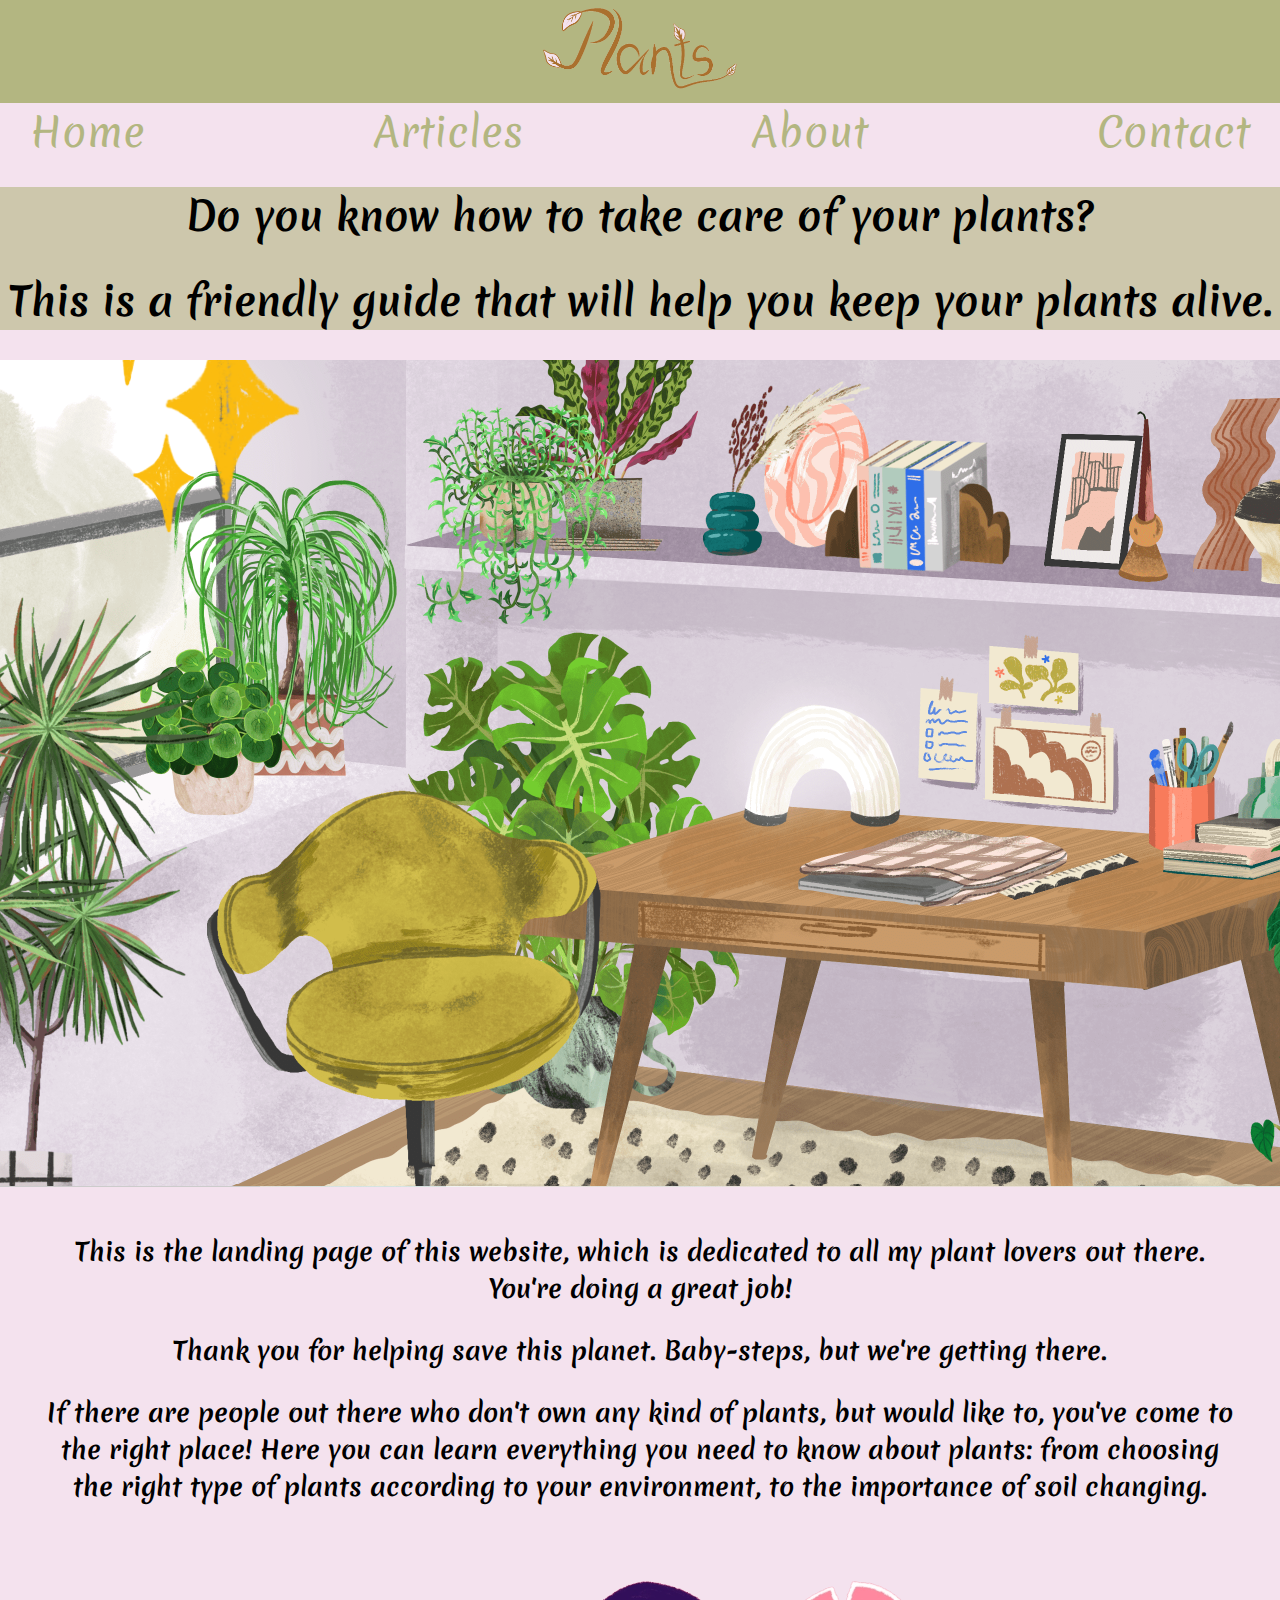
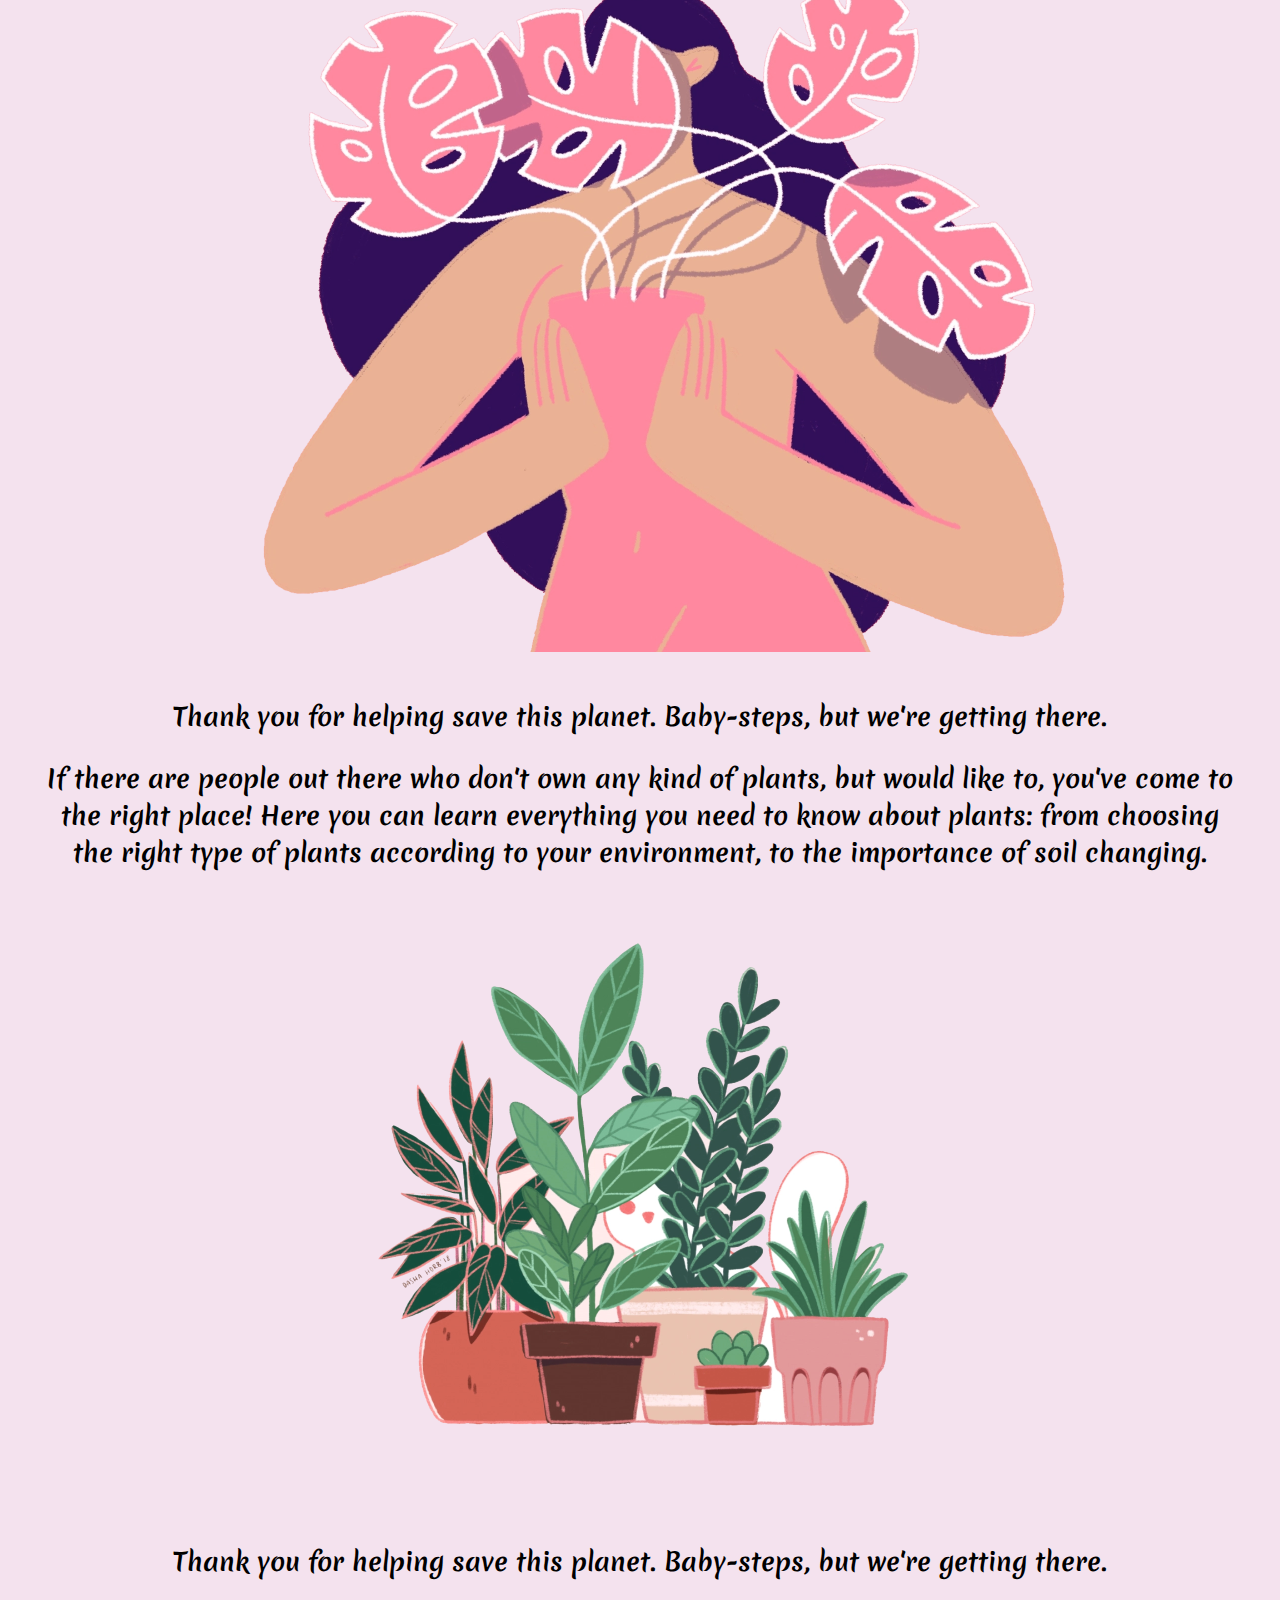
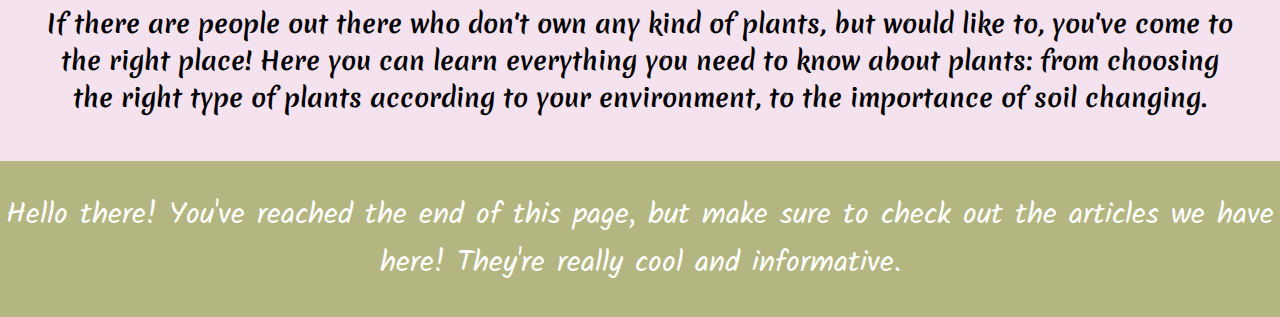
<file: Online magazine website/index.html>
<!DOCTYPE html>
<html>
<head>
    <meta name="viewport" content="width=device-width, initial-scale=1">
    <link rel="stylesheet" href="styles.css">
    <link rel="preconnect" href="https://fonts.googleapis.com">
    <link rel="preconnect" href="https://fonts.gstatic.com" crossorigin>
    <link href="https://fonts.googleapis.com/css2?family=Kalam&display=swap" rel="stylesheet">
    <link rel="preconnect" href="https://fonts.googleapis.com">
    <link rel="preconnect" href="https://fonts.gstatic.com" crossorigin>
    <link href="https://fonts.googleapis.com/css2?family=Kalam&family=Merienda:wght@700&display=swap" rel="stylesheet">
</head>
    <body>
        <header>
            <a  href="index.html"><img src="images/plantss.png"></a>   
        </header>   
        <nav>  
            <a  href="index.html">Home</a>
            <a  href="articles.html">Articles</a>
            <a  href="about.html">About</a>
            <a  href="contact.html">Contact</a>
        </nav>
        <article>
            <h1>Do you know how to take care of your plants?</h1>
            <h1>This is a friendly guide that will help you keep your plants alive.</h1>
        </article>
        <p style="text-align:center; width: 100%;"><img src="images/main photo.png" alt="Plants"></p> 
            <h3>This is the landing page of this website, which is dedicated to all my plant lovers out there. You're doing a great job!</h3>
            <h3>Thank you for helping save this planet. Baby-steps, but we're getting there.</h3>
            <h3>If there are people out there who don't own any kind of plants, but would like to, you've come to the right place! Here you can learn everything you need to know about plants: from choosing the right type of plants according to your environment, to the importance of soil changing.</h3>
        <p style="text-align:center;"><img src="images/main.png"></p>
            <h3>Thank you for helping save this planet. Baby-steps, but we're getting there.</h3>
            <h3>If there are people out there who don't own any kind of plants, but would like to, you've come to the right place! Here you can learn everything you need to know about plants: from choosing the right type of plants according to your environment, to the importance of soil changing.</h3>
        <p style="text-align:center;"><img src="images/mainn.png"></p>
            <h3>Thank you for helping save this planet. Baby-steps, but we're getting there.</h3>
            <h3>If there are people out there who don't own any kind of plants, but would like to, you've come to the right place! Here you can learn everything you need to know about plants: from choosing the right type of plants according to your environment, to the importance of soil changing.</h3>
                <div class="footer">
        <p>Hello there! You've reached the end of this page, but make sure to check out the articles we have here! They're really cool and informative.</p>
                </div>
    </body>
</html>
</file>
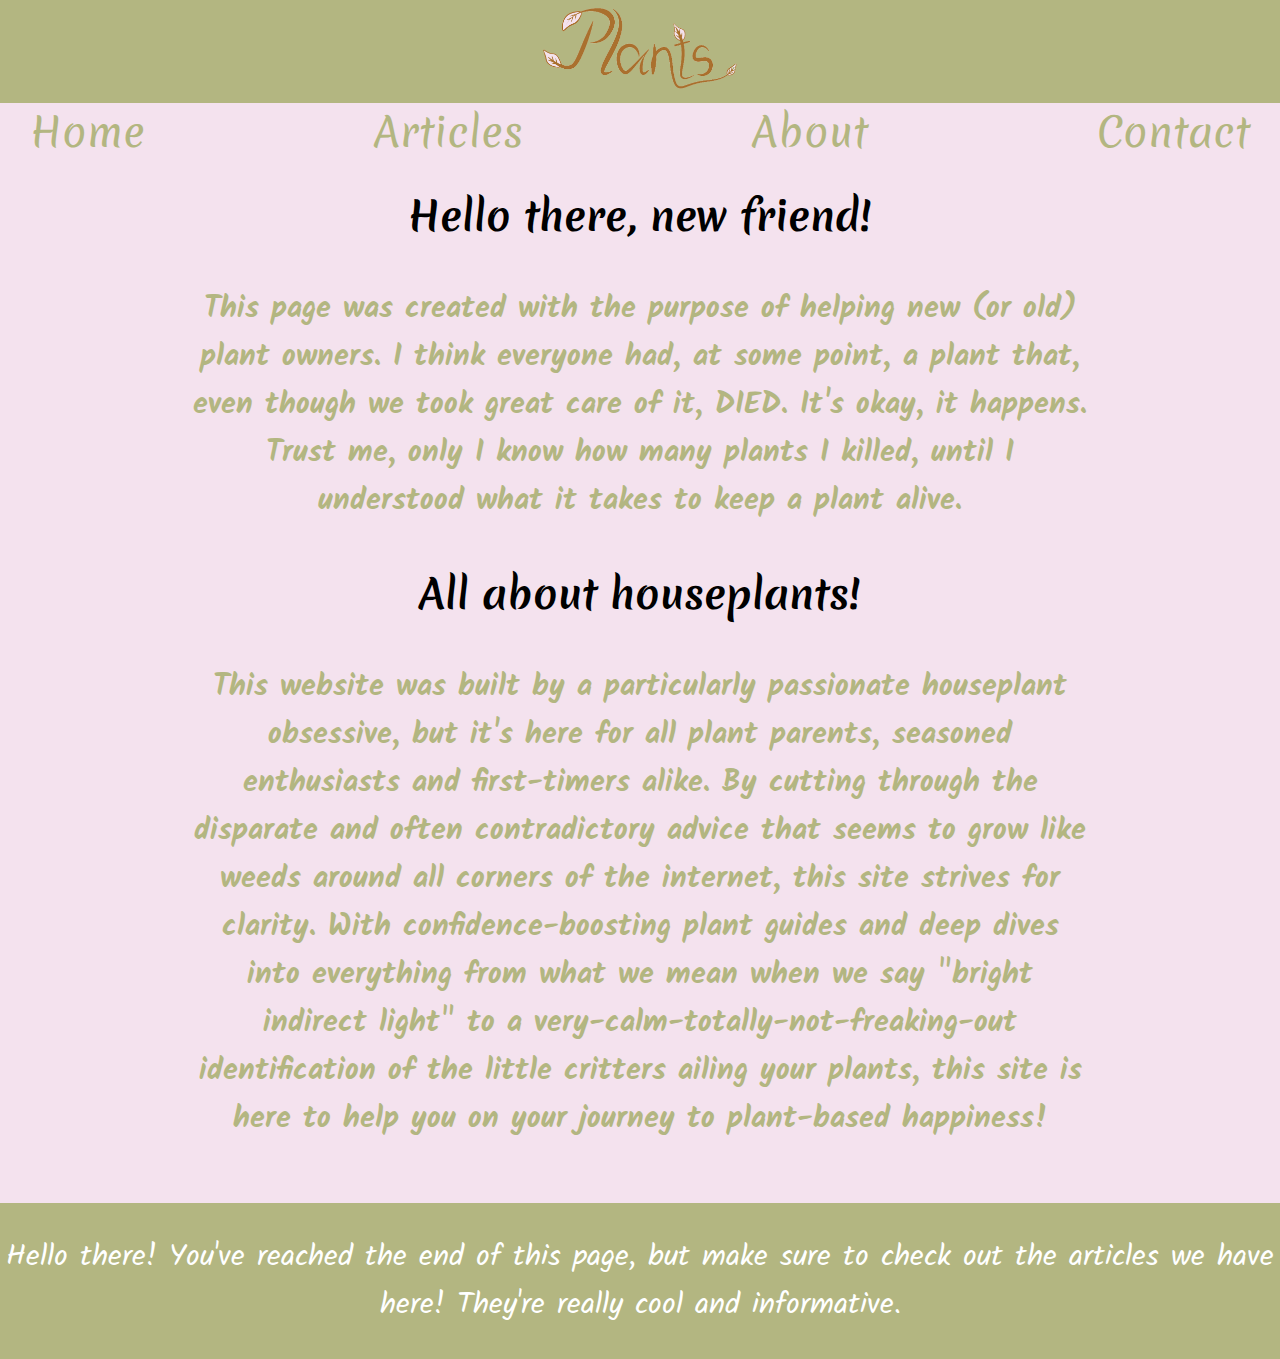
<file: Online magazine website/about.html>
<!DOCTYPE html>
<html>
<head>
    <link rel="stylesheet" href="styles.css">
    <link rel="preconnect" href="https://fonts.googleapis.com">
<link rel="preconnect" href="https://fonts.gstatic.com" crossorigin>
<link href="https://fonts.googleapis.com/css2?family=Kalam&display=swap" rel="stylesheet">
<link rel="preconnect" href="https://fonts.googleapis.com">
<link rel="preconnect" href="https://fonts.gstatic.com" crossorigin>
<link href="https://fonts.googleapis.com/css2?family=Kalam&family=Merienda:wght@700&display=swap" rel="stylesheet">

    <header>
        <a  href="index.html"><img src="images/plantss.png"></a>

    </header>
    <nav>
        <a  href="index.html">Home</a>
        <a  href="articles.html">Articles</a>
        <a  href="about.html">About</a>
        <a  href="contact.html">Contact</a>
    </nav>
<body>
<h1>Hello there, new friend!</h1>
<h4>This page was created with the purpose of helping new (or old) plant owners. I think everyone had, at some point,
a plant that, even though we took great care of it, DIED. It's okay, it happens. Trust me, only I know how many 
plants I killed, until I understood what it takes to keep a plant alive.</h4>

<h1>All about houseplants!</h1>
<h4>This website was built by a particularly passionate houseplant obsessive, but it's here for all plant parents,
 seasoned enthusiasts and first-timers alike. By cutting through the disparate and often contradictory advice that
 seems to grow like weeds around all corners of the internet, this site strives for clarity. With confidence-boosting 
plant guides and deep dives into everything from what we mean when we say "bright indirect light" to a very-calm-totally-not-freaking-out
 identification of the little critters ailing your plants, this site is here to help you on your journey to plant-based happiness!</h4>
</body>

<div class="footer">
    <p>Hello there! You've reached the end of this page, but make sure to check out the articles we have here! They're really cool and informative.</p>
  </div>
</head>
</html>
</file>
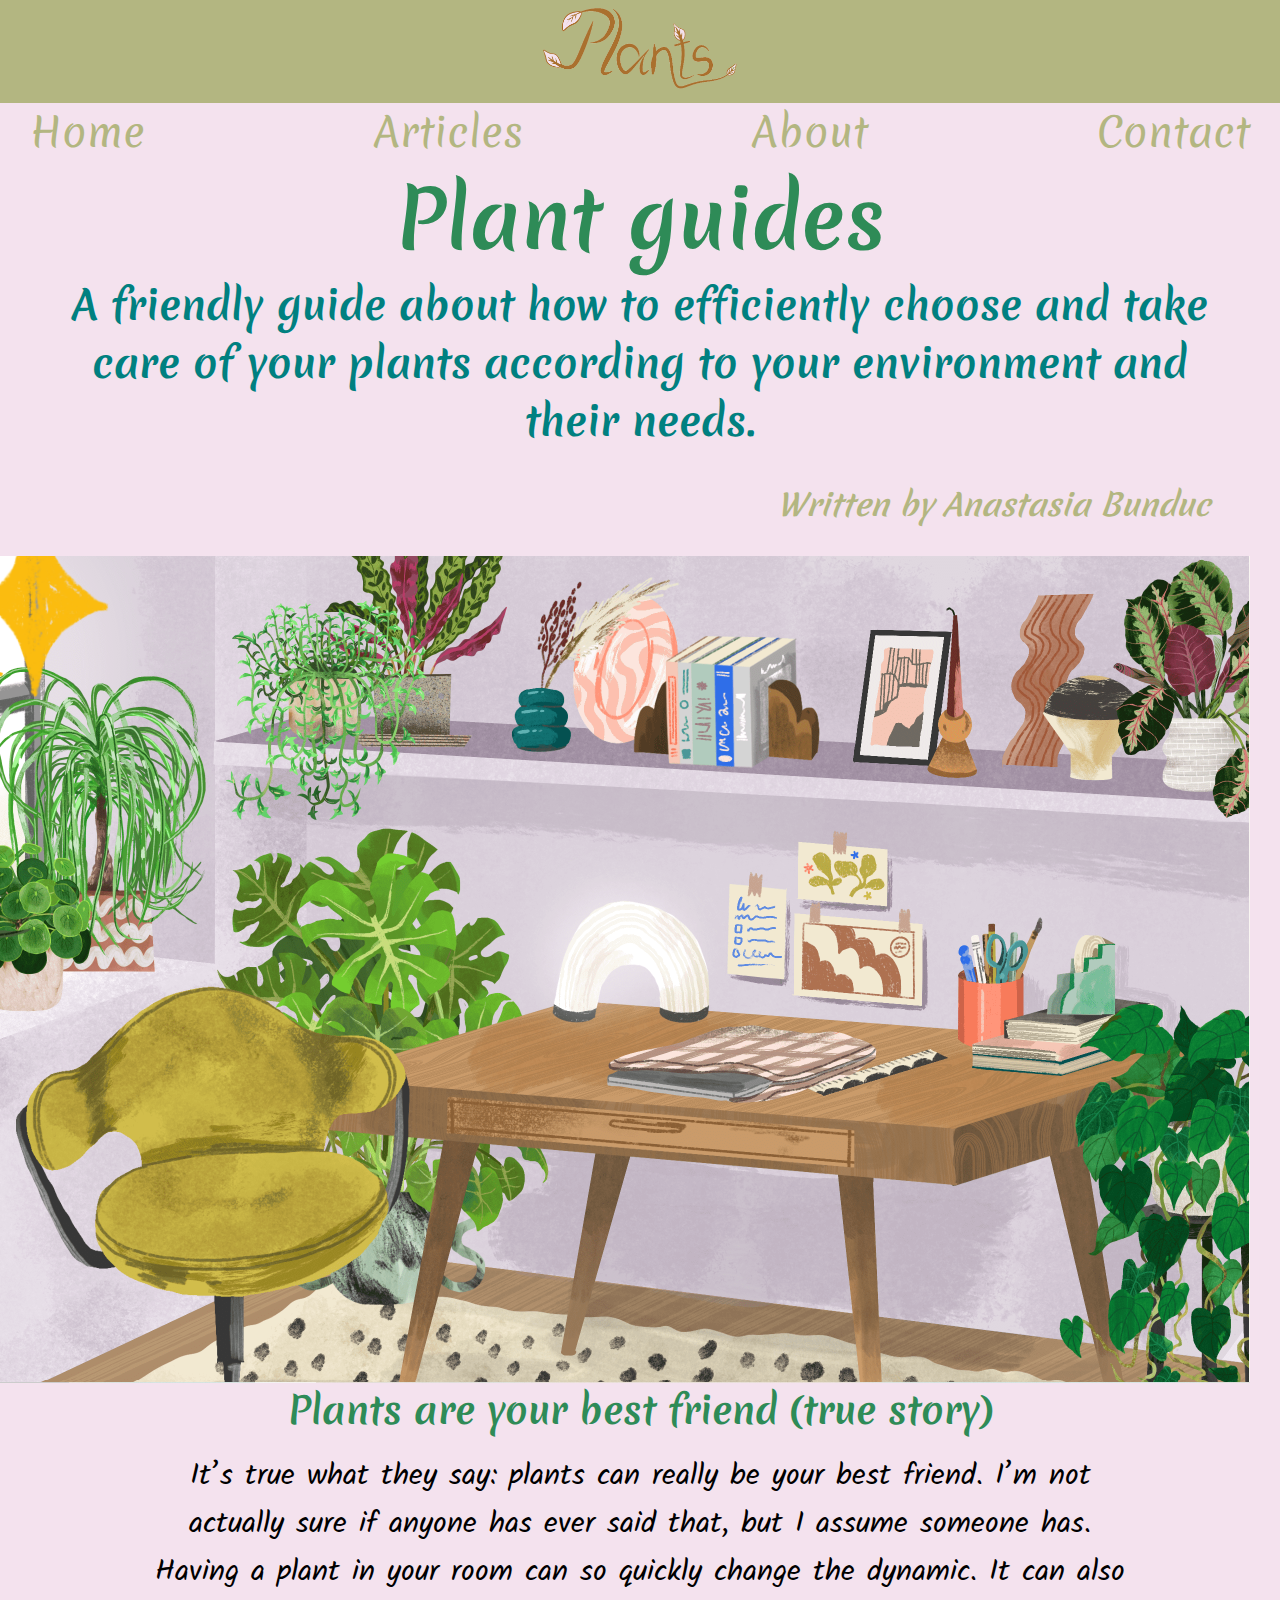
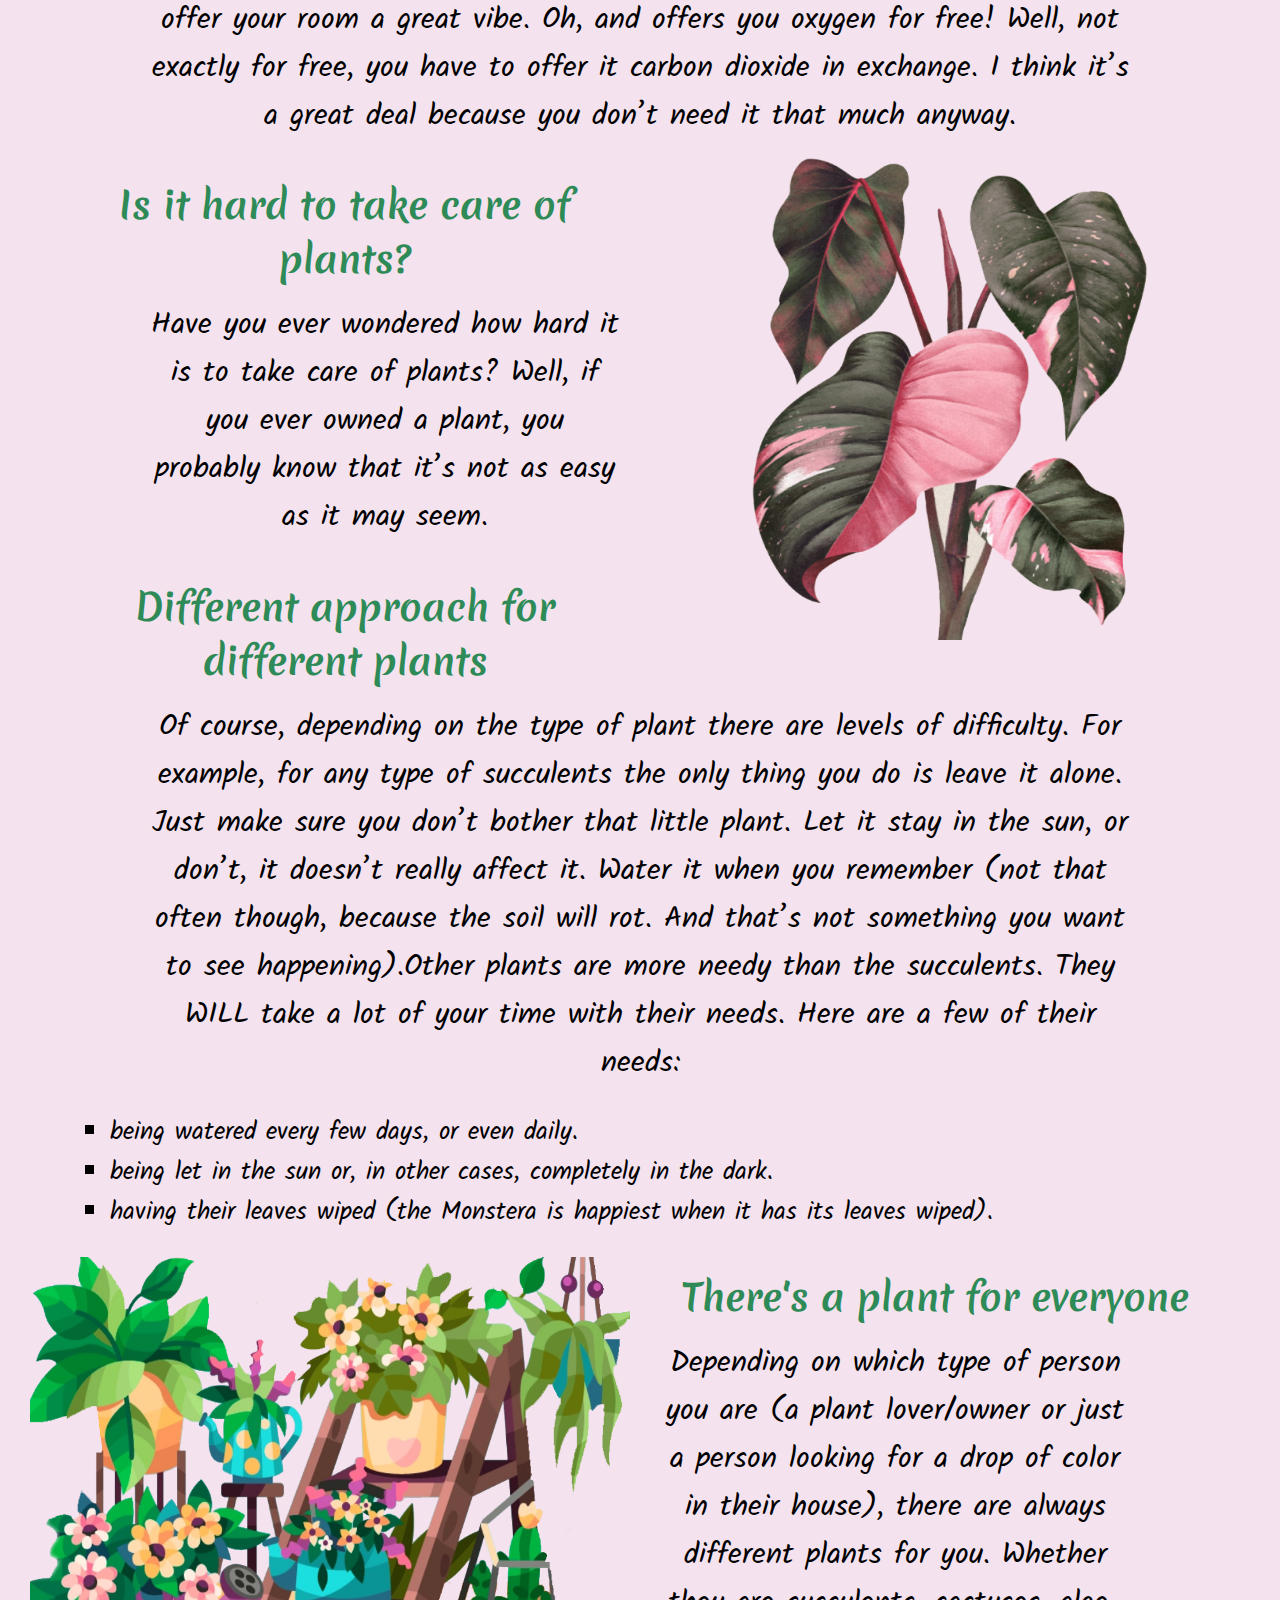
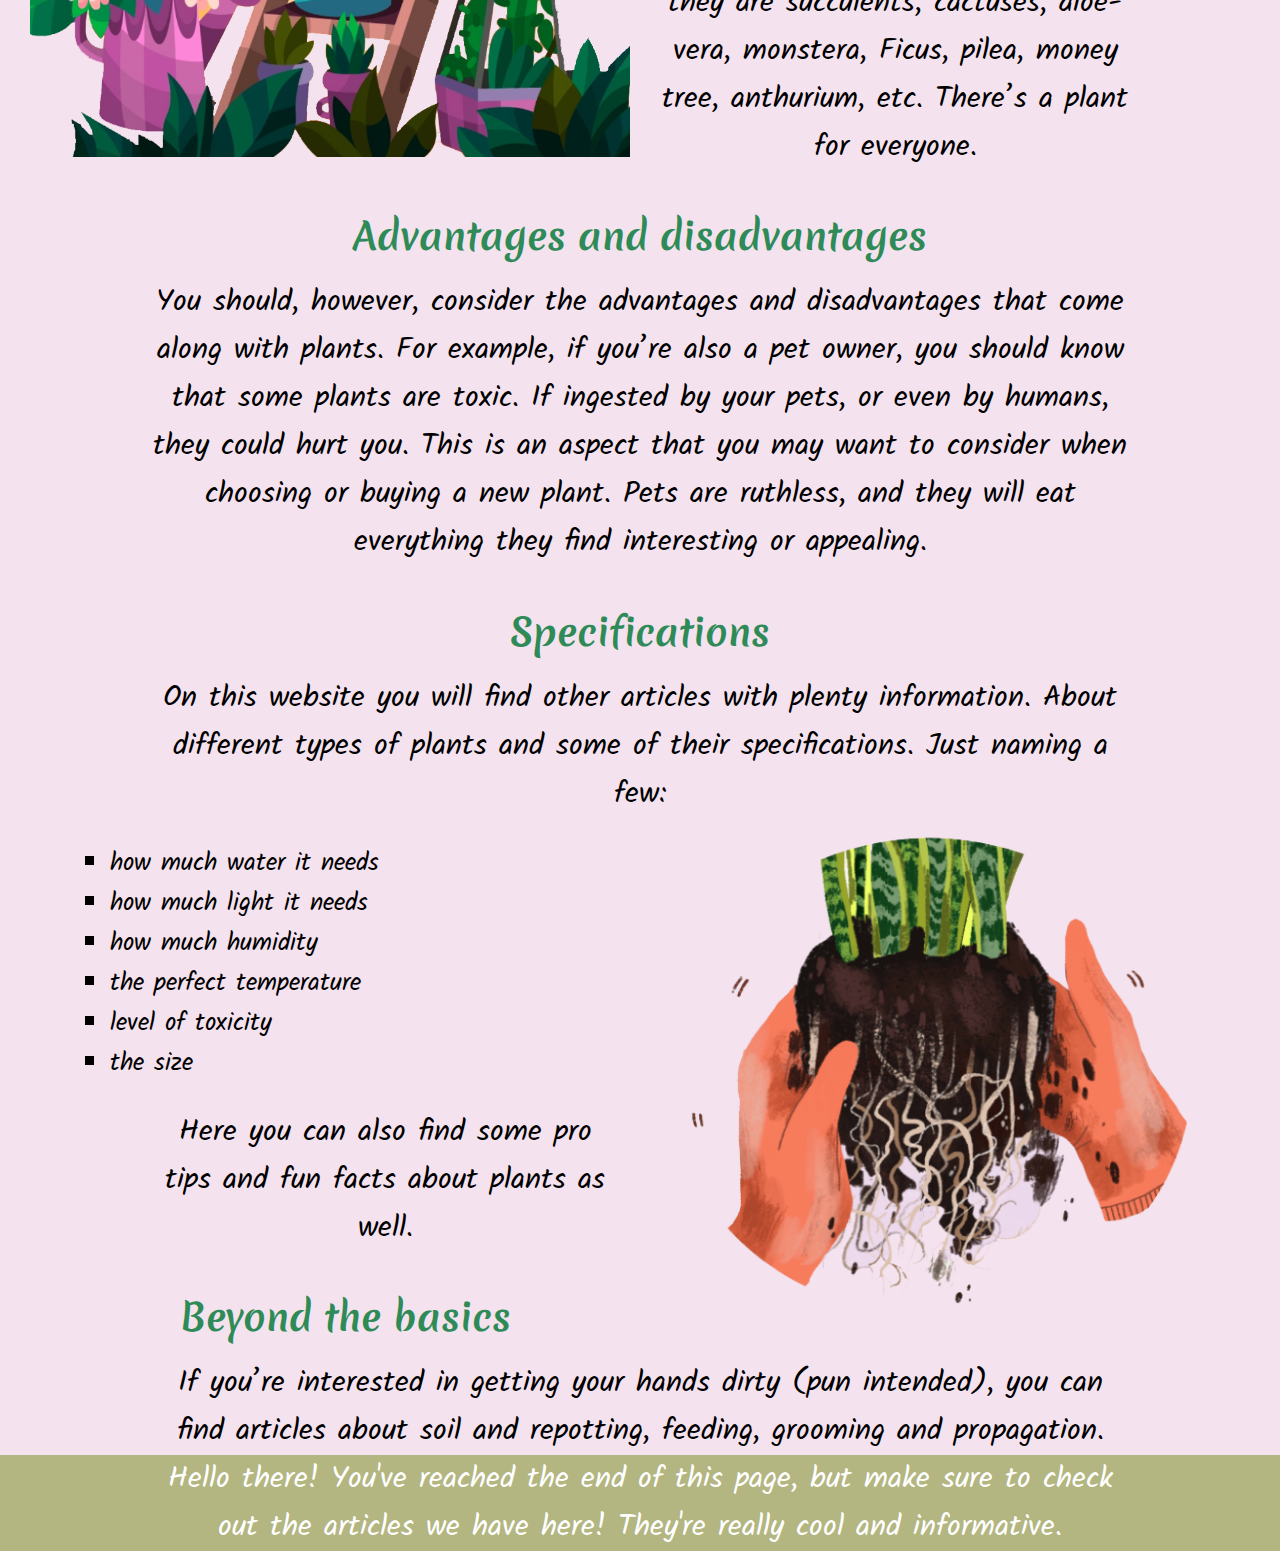
<file: Online magazine website/article1.html>
<!DOCTYPE html>
<html>
    <head>
        <link rel="stylesheet" href="article1.css">
        <link rel="preconnect" href="https://fonts.googleapis.com">
        <link rel="preconnect" href="https://fonts.gstatic.com" crossorigin>
        <link href="https://fonts.googleapis.com/css2?family=Kalam&display=swap" rel="stylesheet">
        <link rel="preconnect" href="https://fonts.googleapis.com">
        <link rel="preconnect" href="https://fonts.gstatic.com" crossorigin>
        <link href="https://fonts.googleapis.com/css2?family=Kalam&family=Merienda:wght@700&display=swap" rel="stylesheet">

            <header>    
                <a  href="index.html"><img src="images/plantss.png"></a>
            </header>
                    <nav>
                        <a  href="index.html">Home</a>
                        <a  href="articles.html">Articles</a>
                        <a  href="about.html">About</a>
                        <a  href="contact.html">Contact</a>
                    </nav>

        <body>
            <h1>Plant guides</h1>
            <h2> A friendly guide about how to efficiently choose and take care of your plants according to your environment and their needs.</h2>  
            <h3>Written by Anastasia Bunduc</h3>
                <img src="images/main photo.png">
            <h4>Plants are your best friend (true story)</h4>
                    <p>It’s true what they say: plants can really be your best friend. I’m not actually sure if anyone has ever said that, but I assume someone has. Having a plant in your room can so quickly change the dynamic. It can also offer your room a great vibe. Oh, and offers you oxygen for free! Well, not exactly for free, you have to offer it carbon dioxide in exchange. I think it’s a great deal because you don’t need it that much anyway. </p>
                <img src="images/monstera leaves.png" width="600px" height="500px" >
            <h4>Is it hard to take care of plants?</h4>
                    <p>Have you ever wondered how hard it is to take care of plants? Well, if you ever owned a plant, you probably know that it’s not as easy as it may seem.</p>
            <h4>Different approach for different plants</h4>
                    <p>Of course, depending on the type of plant there are levels of difficulty. For example, for any type of succulents the only thing you do is leave it alone. Just make sure you don’t bother that little plant. Let it stay in the sun, or don’t, it doesn’t really affect it. Water it when you remember (not that often though, because the soil will rot. And that’s not something you want to see happening).Other plants are more needy than the succulents. They WILL take a lot of your time with their needs. Here are a few of their needs:</p>
                        <ul class="b">
                            <li>being watered every few days, or even daily.</li>
                            <li>being let in the sun or, in other cases, completely in the dark.</li>
                            <li>having their leaves wiped (the Monstera is happiest when it has its leaves wiped). </li>
                        </ul>
                <img src="images/images.png" width="600px" height="500px" style="float: left;">
            <h4>There's a plant for everyone</h4>
                    <p>Depending on which type of person you are (a plant lover/owner or just a person looking for a drop of color in their house), there are always different plants for you. Whether they are succulents, cactuses, aloe-vera, monstera, Ficus, pilea, money tree, anthurium, etc. There’s a plant for everyone. </p>
            <h4>Advantages and disadvantages</h4>
                    <p>You should, however, consider the advantages and disadvantages that come along with plants. For example, if you’re also a pet owner, you should know that some plants are toxic. If ingested by your pets, or even by humans, they could hurt you. This is an aspect that you may want to consider when choosing or buying a new plant. Pets are ruthless, and they will eat everything they find interesting or appealing.</p>
            <h4>Specifications</h4>
                    <p>On this website you will find other articles with plenty information. About different types of plants and some of their specifications. Just naming a few: </p>
                <img src="images/hands dirty.png" width="600px" height="500px" style="float: right;">
                        <ul class="c">
                            <li>how much water it needs</li>
                            <li>how much light it needs</li>
                            <li>how much humidity</li>
                            <li>the perfect temperature</li>
                            <li>level of toxicity</li>
                            <li>the size</li>
                        </ul>
                    <p>Here you can also find some pro tips and fun facts about plants as well.</p>
            <h4>Beyond the basics</h4>
                    <p>If you’re interested in getting your hands dirty (pun intended), you can find articles about soil and repotting, feeding, grooming and propagation. </p>
                                    <div class="footer">
                    <p>Hello there! You've reached the end of this page, but make sure to check out the articles we have here! They're really cool and informative.</p>
                                    </div>
        </body>
    </head>
</html>
</file>
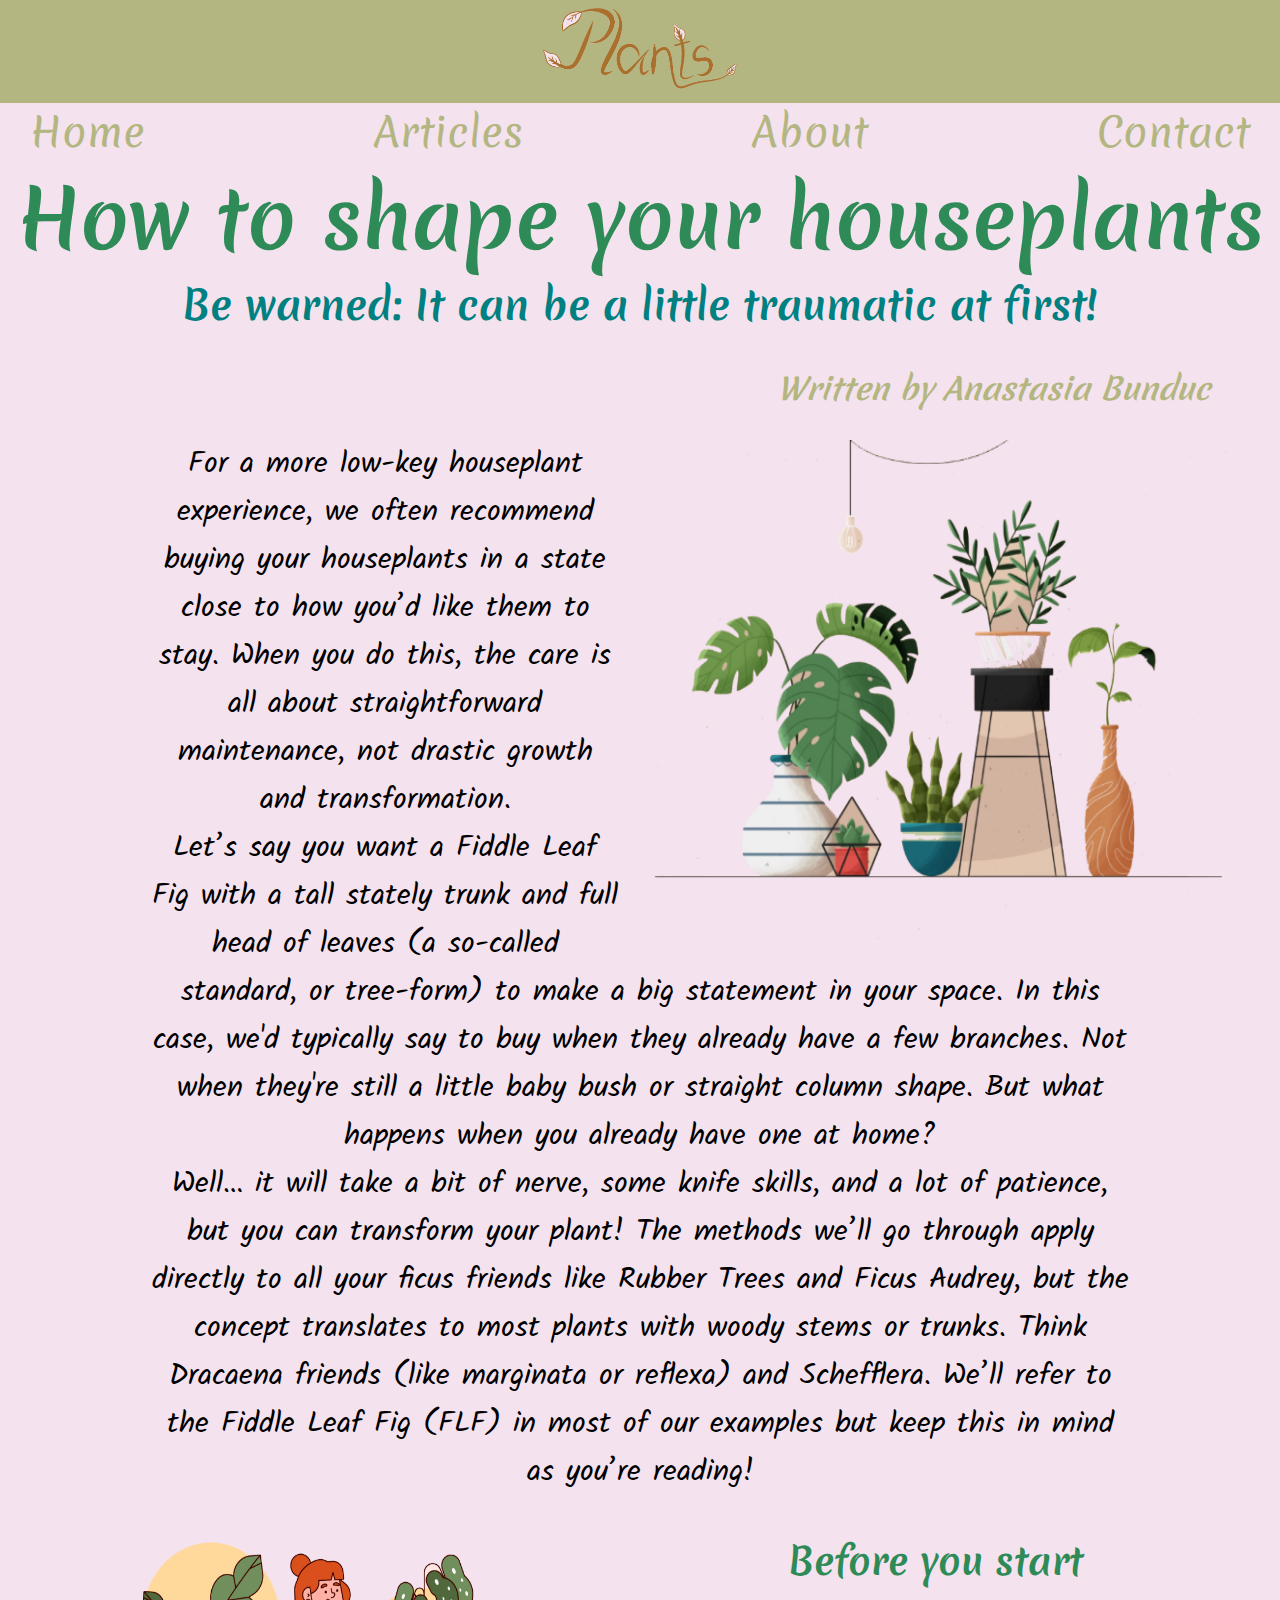
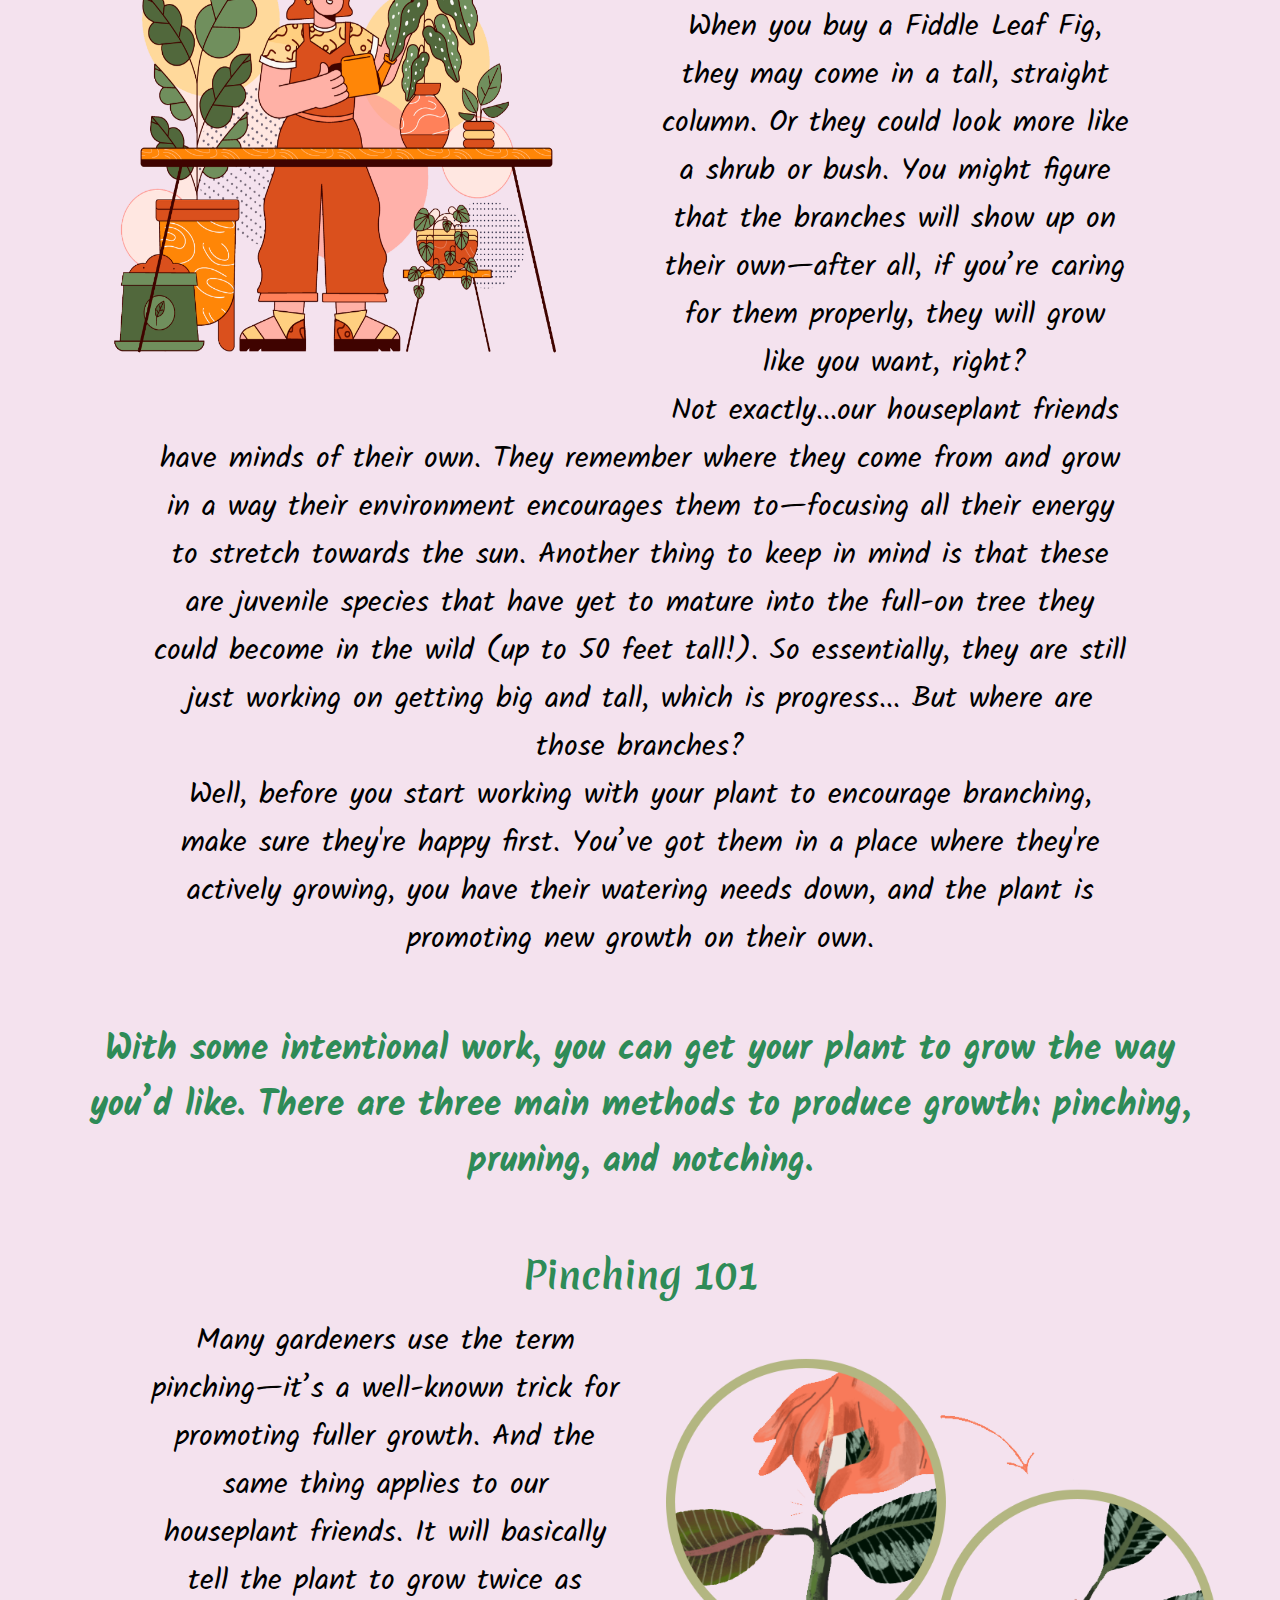
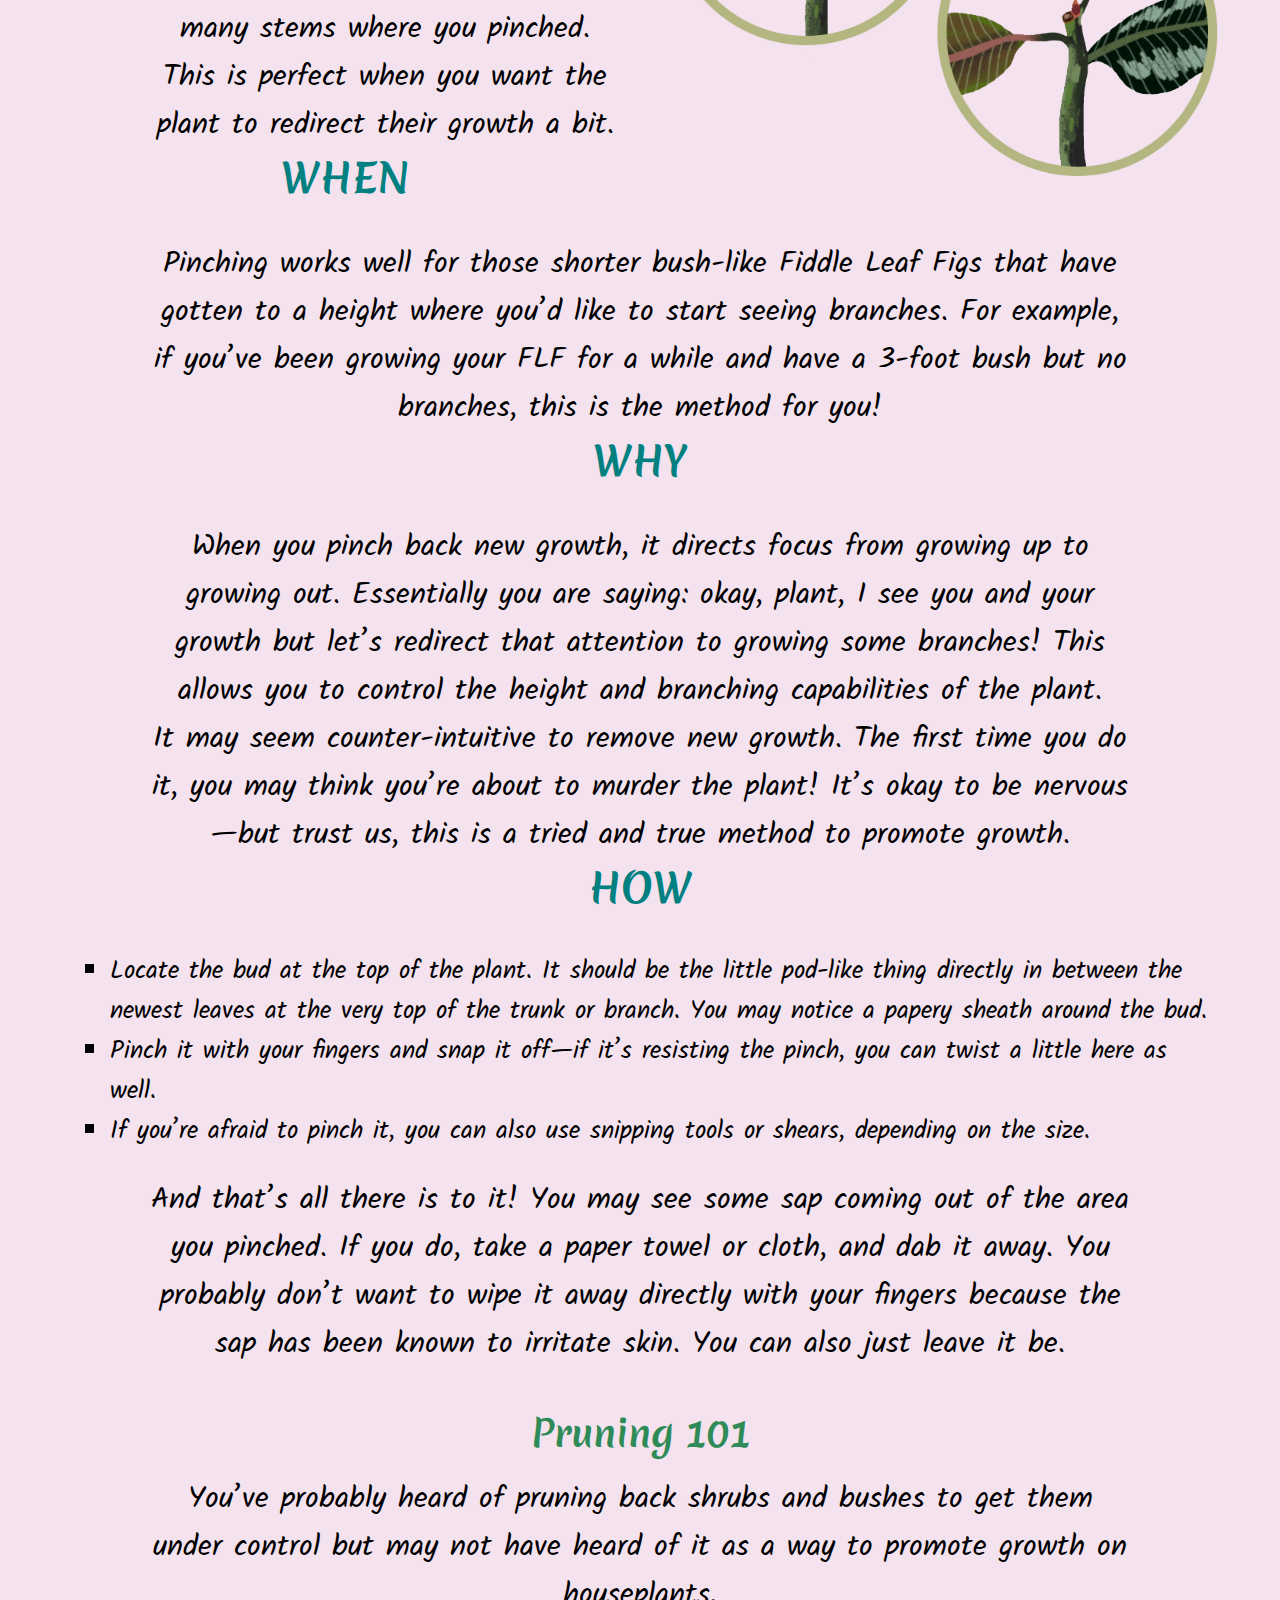
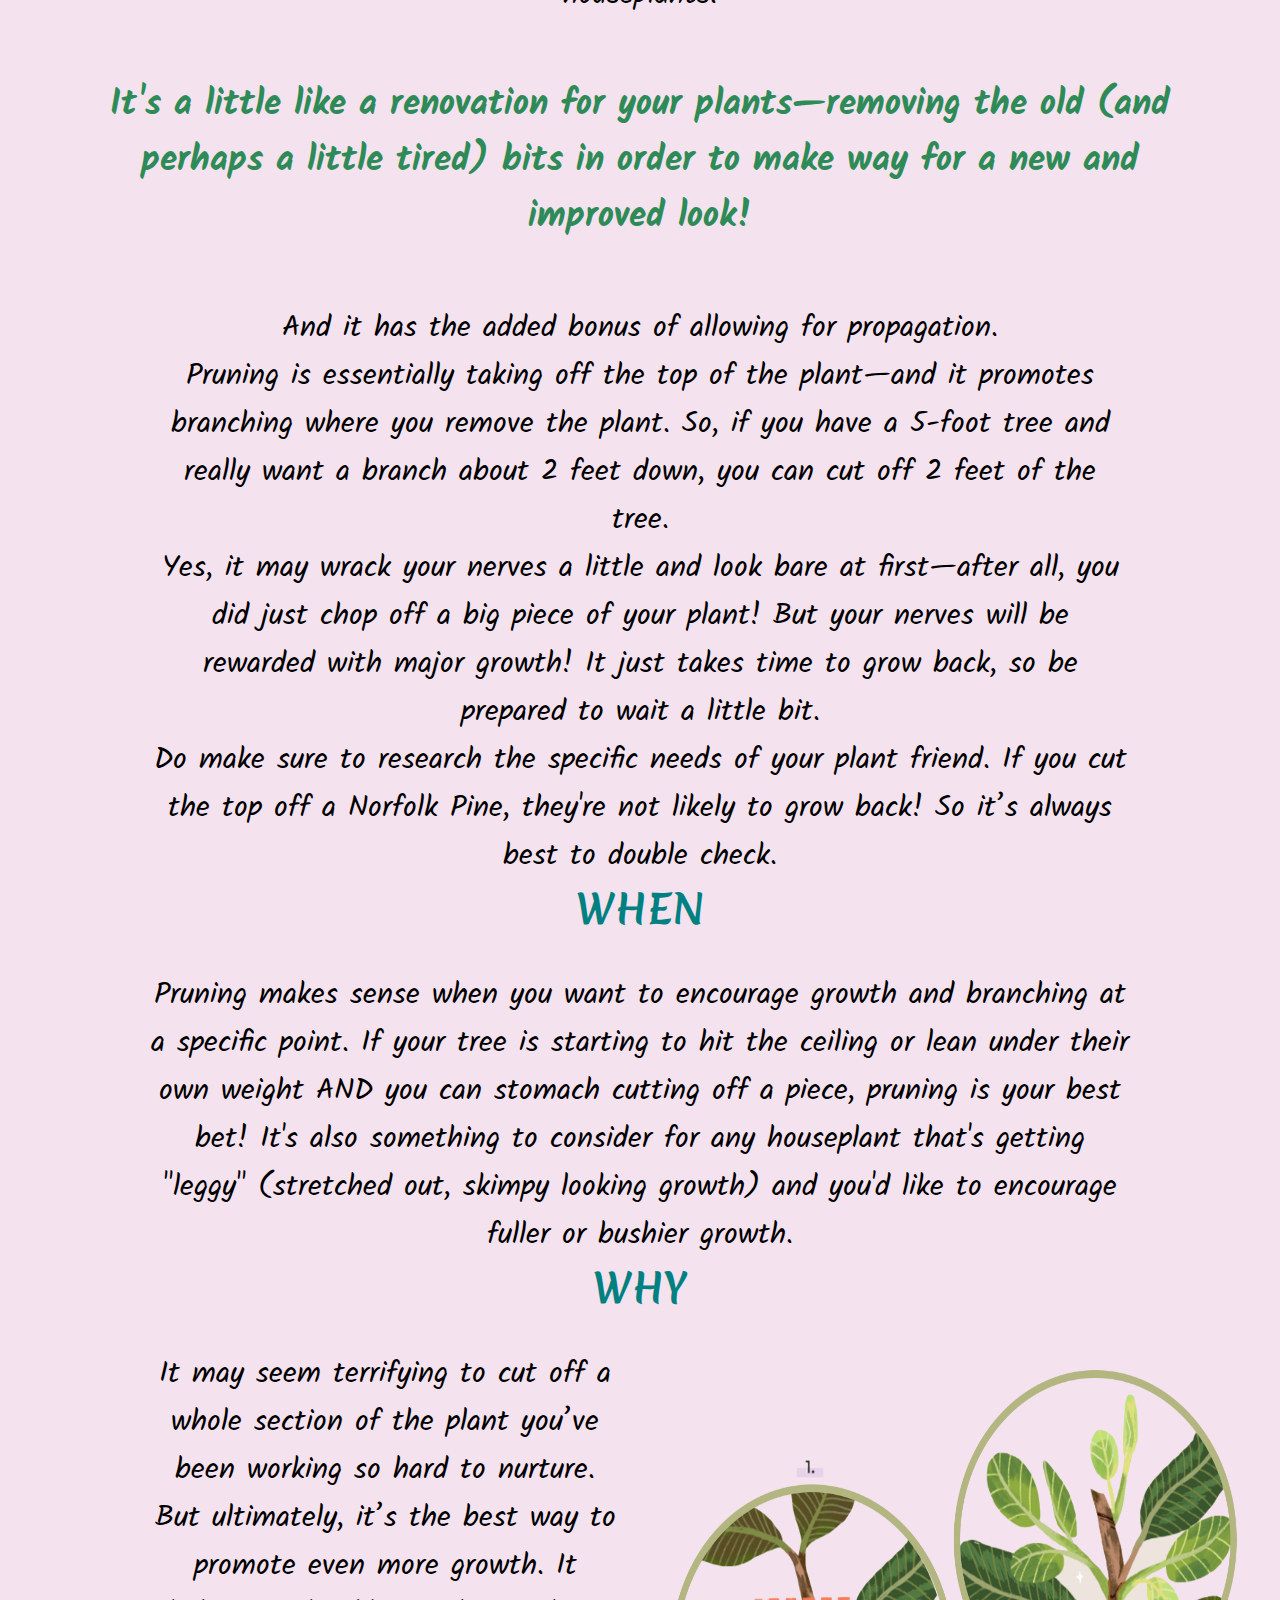
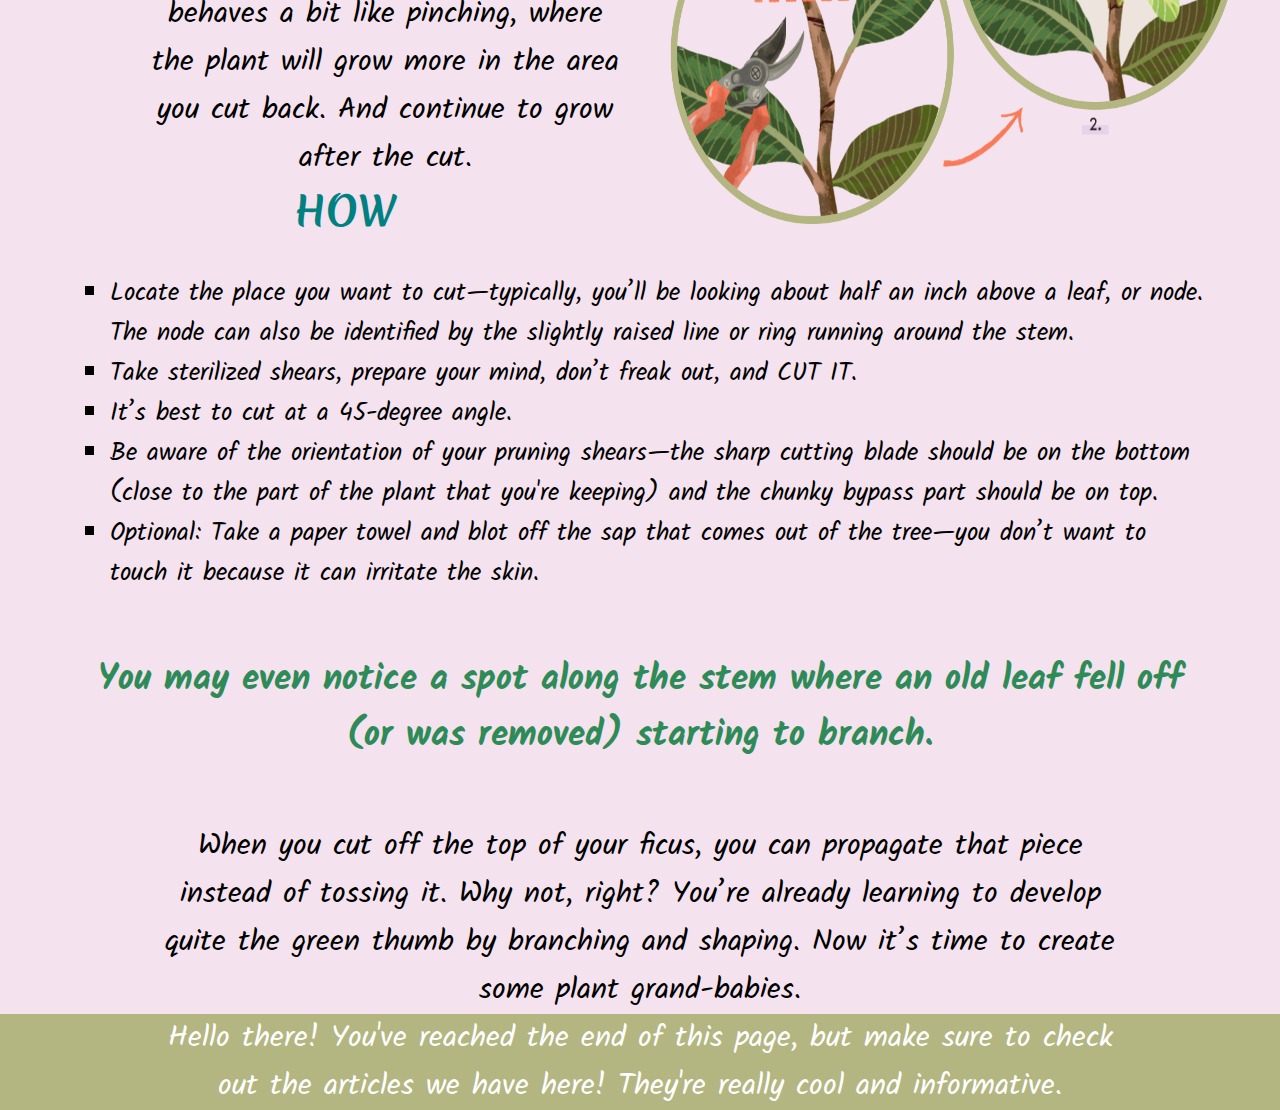
<file: Online magazine website/article2.html>
<!DOCTYPE html>
<html>
    <head>
        <link rel="stylesheet" href="article1.css">
        <link rel="preconnect" href="https://fonts.googleapis.com">
    <link rel="preconnect" href="https://fonts.gstatic.com" crossorigin>
    <link href="https://fonts.googleapis.com/css2?family=Kalam&display=swap" rel="stylesheet">
    <link rel="preconnect" href="https://fonts.googleapis.com">
    <link rel="preconnect" href="https://fonts.gstatic.com" crossorigin>
    <link href="https://fonts.googleapis.com/css2?family=Kalam&family=Merienda:wght@700&display=swap" rel="stylesheet">

        <header>    
            <a  href="index.html"><img src="images/plantss.png"></a>
        </header>
                <nav>
                    <a  href="index.html">Home</a>
                    <a  href="articles.html">Articles</a>
                    <a  href="about.html">About</a>
                    <a  href="contact.html">Contact</a>
                </nav>
            <body>
                <h1>How to shape your houseplants</h1>
                <h2>Be warned: It can be a little traumatic at first!</h2>
                <h3>Written by Anastasia Bunduc</h3>
                    <img src="images/article22.png"width="600px" height="500px" style="float: right;">
                        <p>For a more low-key houseplant experience, we often recommend buying your houseplants in a state close to how you’d like them to stay. When you do this, the care is all about straightforward maintenance, not drastic growth and transformation.</p>
                        <p>Let’s say you want a Fiddle Leaf Fig with a tall stately trunk and full head of leaves (a so-called standard, or tree-form) to make a big statement in your space. In this case, we'd typically say to buy when they already have a few branches. Not when they're still a little baby bush or straight column shape. But what happens when you already have one at home?</p>
                        <p>Well… it will take a bit of nerve, some knife skills, and a lot of patience, but you can transform your plant! The methods we’ll go through apply directly to all your ficus friends like Rubber Trees and Ficus Audrey, but the concept translates to most plants with woody stems or trunks. Think Dracaena friends (like marginata or reflexa) and Schefflera. We’ll refer to the Fiddle Leaf Fig (FLF) in most of our examples but keep this in mind as you’re reading!</p>
                    <img src="images/article222.png" width="600px" height="500px" style="float: left;">
                <h4>Before you start</h4>
                        <p>When you buy a Fiddle Leaf Fig, they may come in a tall, straight column. Or they could look more like a shrub or bush. You might figure that the branches will show up on their own—after all, if you’re caring for them properly, they will grow like you want, right?</p>
                        <p>Not exactly...our houseplant friends have minds of their own. They remember where they come from and grow in a way their environment encourages them to—focusing all their energy to stretch towards the sun. Another thing to keep in mind is that these are juvenile species that have yet to mature into the full-on tree they could become in the wild (up to 50 feet tall!). So essentially, they are still just working on getting big and tall, which is progress... But where are those branches?</p>
                        <p>Well, before you start working with your plant to encourage branching, make sure they're happy first. You’ve got them in a place where they're actively growing, you have their watering needs down, and the plant is promoting new growth on their own.</p>
                <h5>With some intentional work, you can get your plant to grow the way you’d like. There are three main methods to produce growth: pinching, pruning, and notching.</h5>
                <h4>Pinching 101</h4>
                    <img src="images/pinching.png"width="600px" height="500px" style="float:right">
                        <p>Many gardeners use the term pinching—it’s a well-known trick for promoting fuller growth. And the same thing applies to our houseplant friends. It will basically tell the plant to grow twice as many stems where you pinched. This is perfect when you want the plant to redirect their growth a bit.</p>
                <h2>WHEN</h2>
                        <p>Pinching works well for those shorter bush-like Fiddle Leaf Figs that have gotten to a height where you’d like to start seeing branches. For example, if you’ve been growing your FLF for a while and have a 3-foot bush but no branches, this is the method for you!</p>
                <h2>WHY</h2>
                        <p>When you pinch back new growth, it directs focus from growing up to growing out. Essentially you are saying: okay, plant, I see you and your growth but let’s redirect that attention to growing some branches! This allows you to control the height and branching capabilities of the plant.</p>
                        <p>It may seem counter-intuitive to remove new growth. The first time you do it, you may think you’re about to murder the plant! It’s okay to be nervous—but trust us, this is a tried and true method to promote growth.</p>
                <h2>HOW</h2>
                            <ul class="b">
                                <li>Locate the bud at the top of the plant. It should be the little pod-like thing directly in between the newest leaves at the very top of the trunk or branch. You may notice a papery sheath around the bud.</li>
                                <li>Pinch it with your fingers and snap it off—if it’s resisting the pinch, you can twist a little here as well.</li>
                                <li>If you’re afraid to pinch it, you can also use snipping tools or shears, depending on the size.</li>
                            </ul>
                        <p>And that’s all there is to it! You may see some sap coming out of the area you pinched. If you do, take a paper towel or cloth, and dab it away. You probably don’t want to wipe it away directly with your fingers because the sap has been known to irritate skin. You can also just leave it be.</p>
                <h4>Pruning 101</h4>
                        <p>You’ve probably heard of pruning back shrubs and bushes to get them under control but may not have heard of it as a way to promote growth on houseplants.</p>
                <h5>It's a little like a renovation for your plants—removing the old (and perhaps a little tired) bits in order to make way for a new and improved look!</h5>
                        <p>And it has the added bonus of allowing for propagation.</p>
                        <p>Pruning is essentially taking off the top of the plant—and it promotes branching where you remove the plant. So, if you have a 5-foot tree and really want a branch about 2 feet down, you can cut off 2 feet of the tree.</p>
                        <p>Yes, it may wrack your nerves a little and look bare at first—after all, you did just chop off a big piece of your plant! But your nerves will be rewarded with major growth! It just takes time to grow back, so be prepared to wait a little bit.</p>
                        <p>Do make sure to research the specific needs of your plant friend. If you cut the top off a Norfolk Pine, they're not likely to grow back! So it’s always best to double check.</p>
                <h2>WHEN</h2>
                        <p>Pruning makes sense when you want to encourage growth and branching at a specific point. If your tree is starting to hit the ceiling or lean under their own weight AND you can stomach cutting off a piece, pruning is your best bet! It's also something to consider for any houseplant that's getting "leggy" (stretched out, skimpy looking growth) and you'd like to encourage fuller or bushier growth.</p>
                <h2>WHY</h2>
                    <img src="images/article2222.png"width="600px" height="500px" style="float:right">
                        <p>It may seem terrifying to cut off a whole section of the plant you’ve been working so hard to nurture. But ultimately, it’s the best way to promote even more growth. It behaves a bit like pinching, where the plant will grow more in the area you cut back. And continue to grow after the cut.</p>
                <h2>HOW</h2>
                            <ul class="b">
                                <li>Locate the place you want to cut—typically, you’ll be looking about half an inch above a leaf, or node. The node can also be identified by the slightly raised line or ring running around the stem.</li>
                                <li>Take sterilized shears, prepare your mind, don’t freak out, and CUT IT.</li>
                                <li>It’s best to cut at a 45-degree angle.</li>
                                <li>Be aware of the orientation of your pruning shears—the sharp cutting blade should be on the bottom (close to the part of the plant that you're keeping) and the chunky bypass part should be on top.</li>
                                <li>Optional: Take a paper towel and blot off the sap that comes out of the tree—you don’t want to touch it because it can irritate the skin.</li>
                            </ul>
                <h5>You may even notice a spot along the stem where an old leaf fell off (or was removed) starting to branch.</h5>
                        <p>When you cut off the top of your ficus, you can propagate that piece instead of tossing it. Why not, right? You’re already learning to develop quite the green thumb by branching and shaping. Now it’s time to create some plant grand-babies.</p>
                    <div class="footer">
                        <p>Hello there! You've reached the end of this page, but make sure to check out the articles we have here! They're really cool and informative.</p>
                    </div>
            </body>
    </head>
</html>
</file>
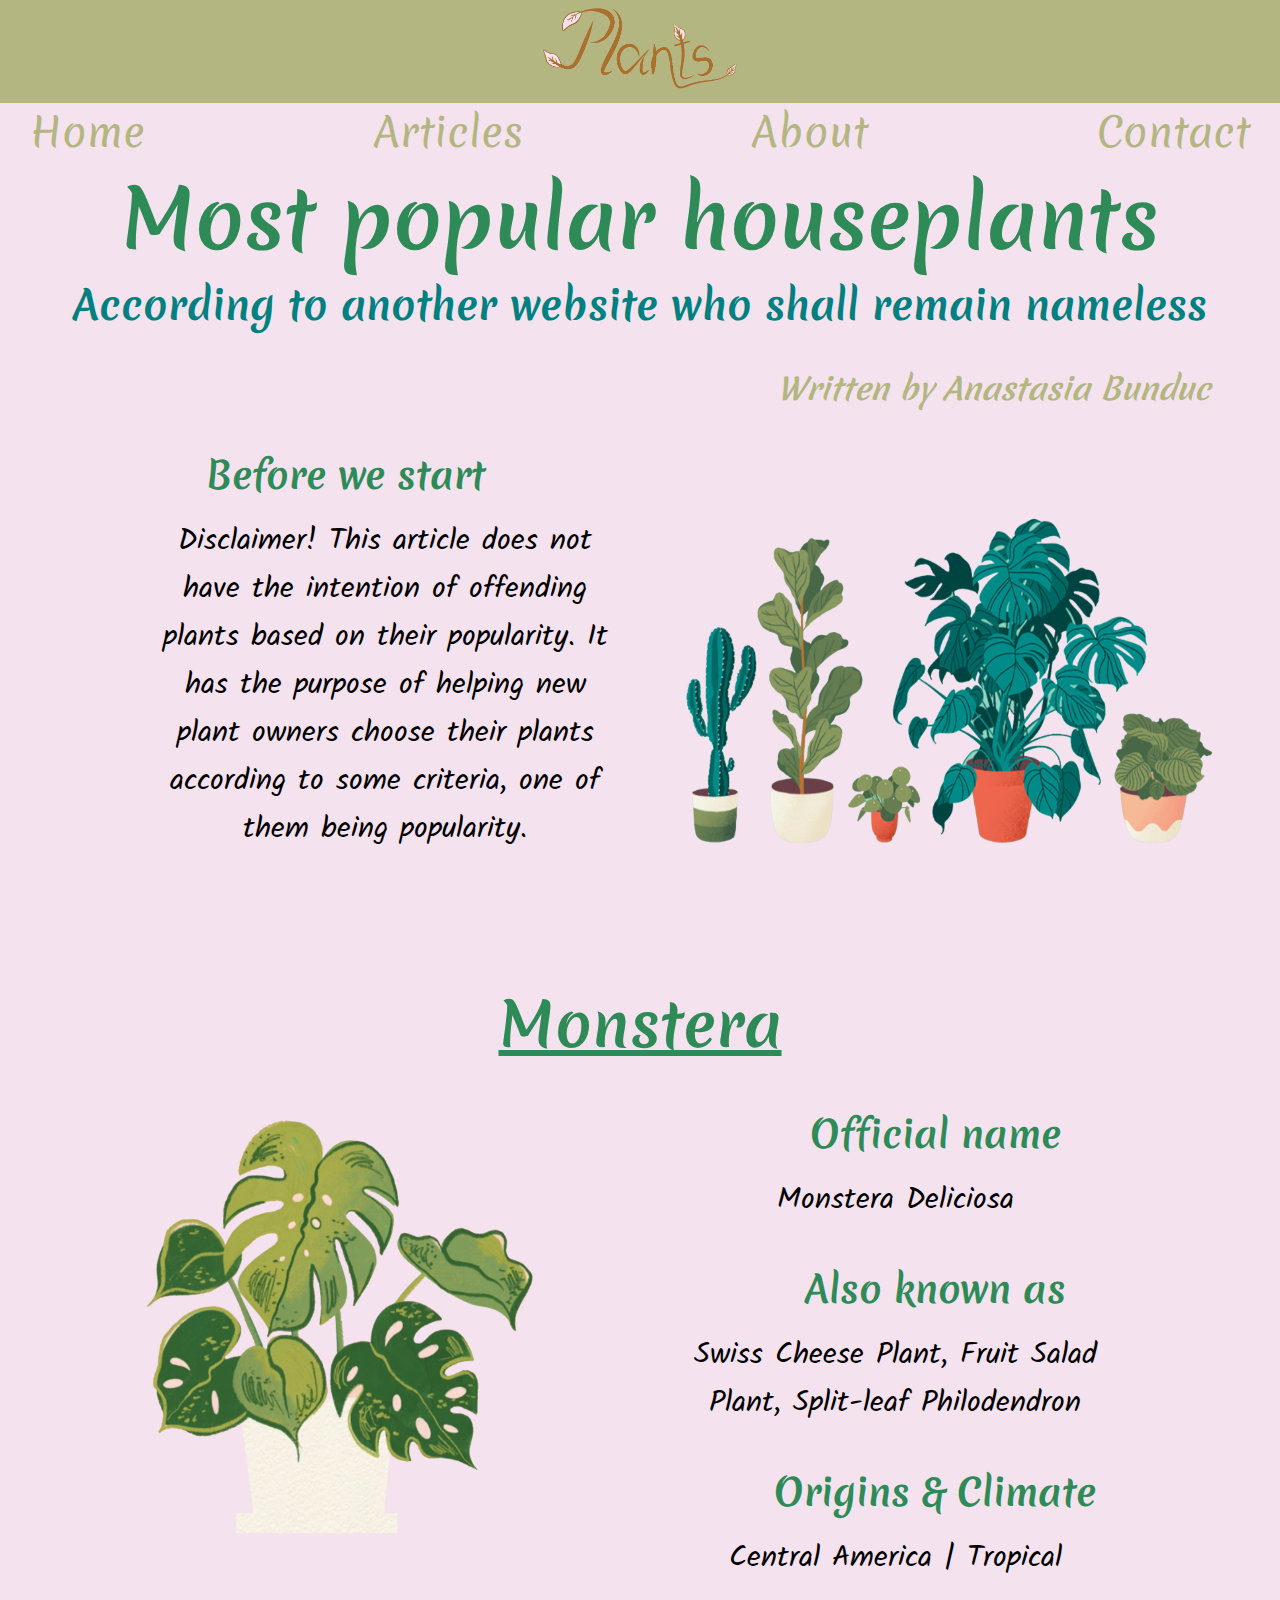
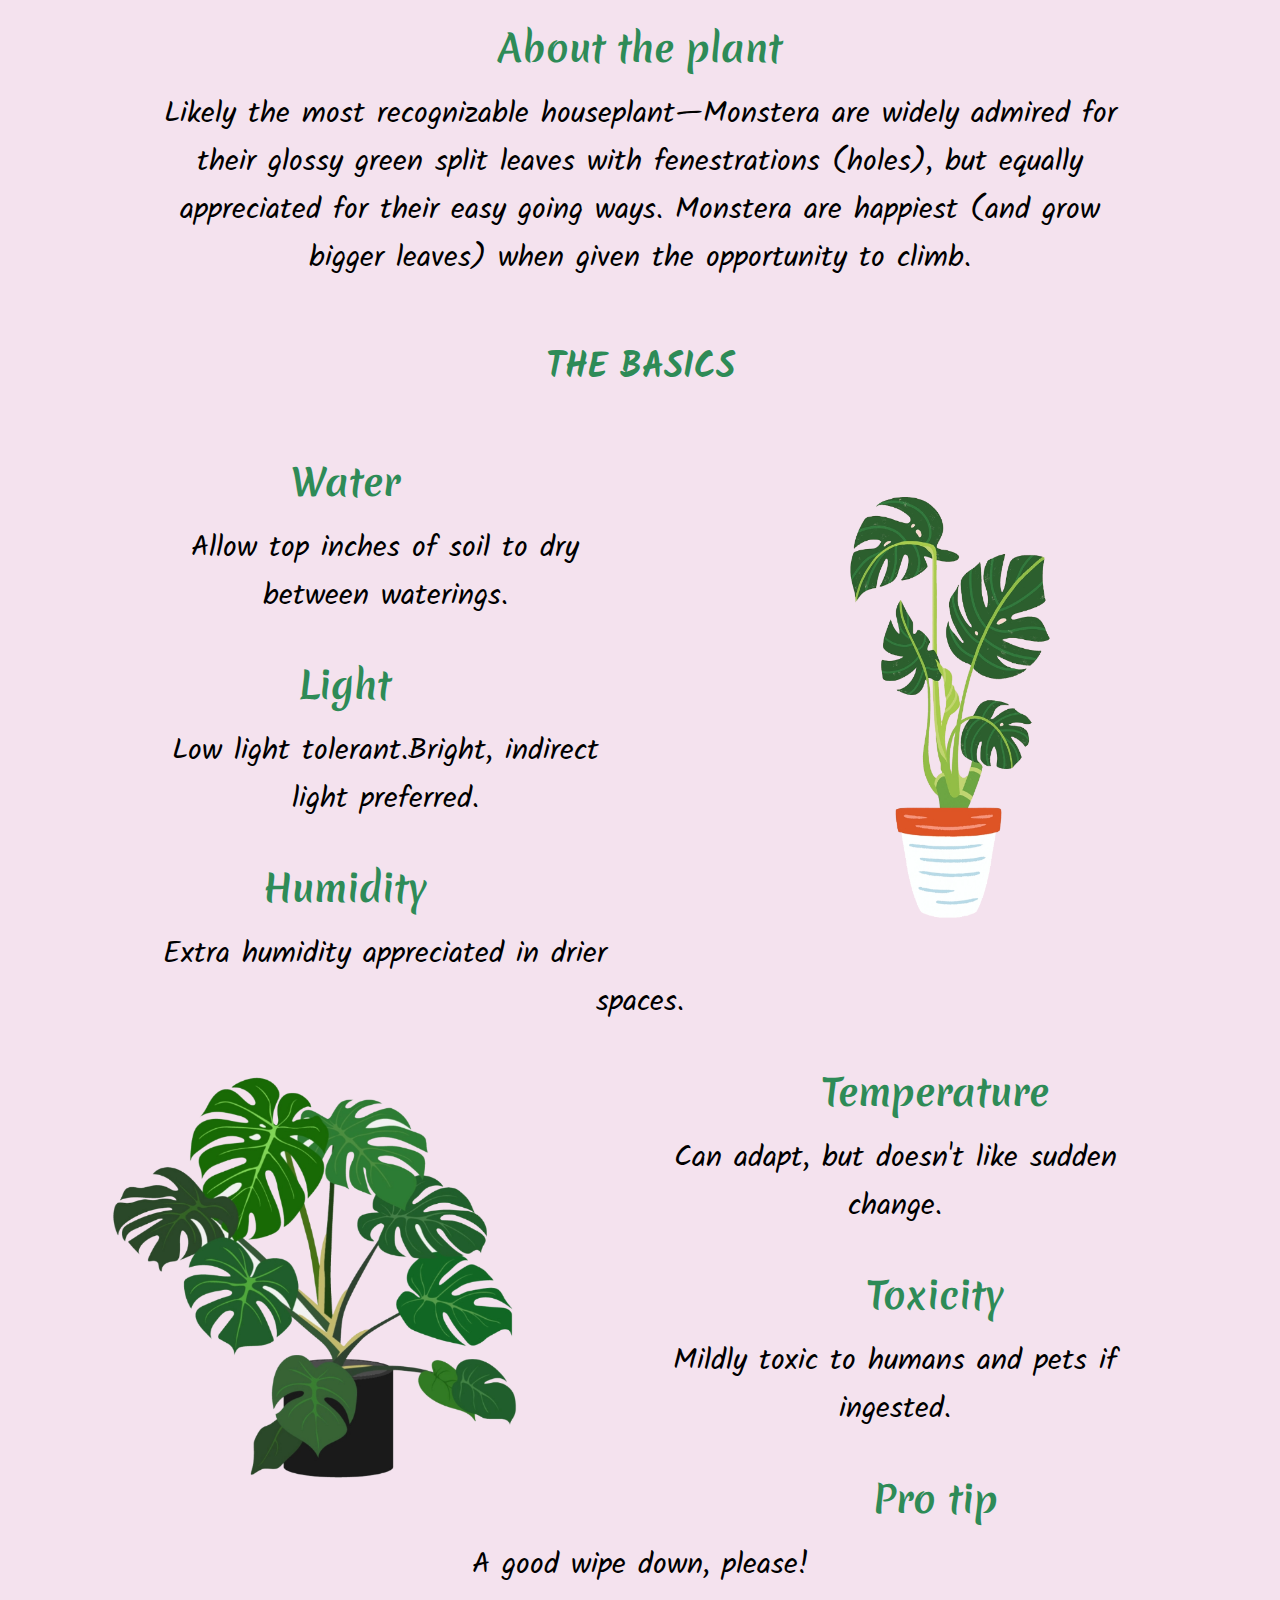
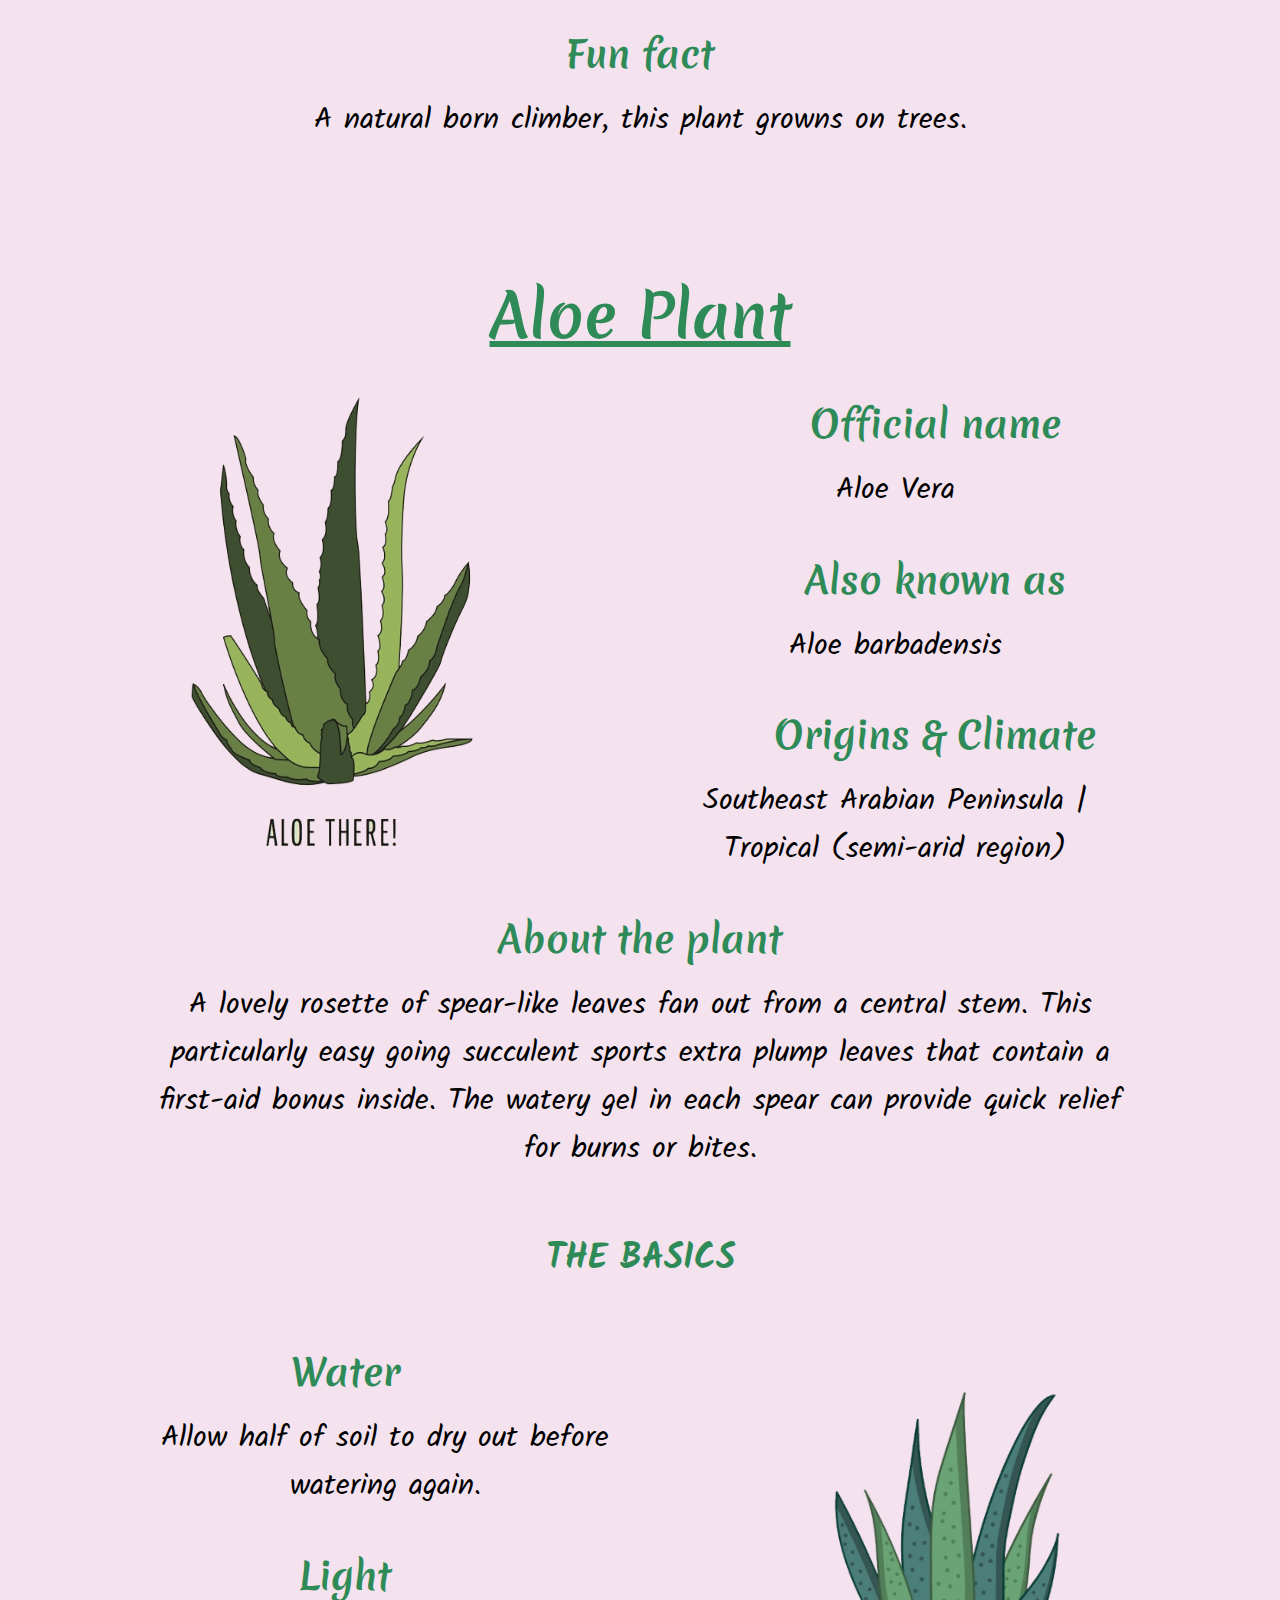
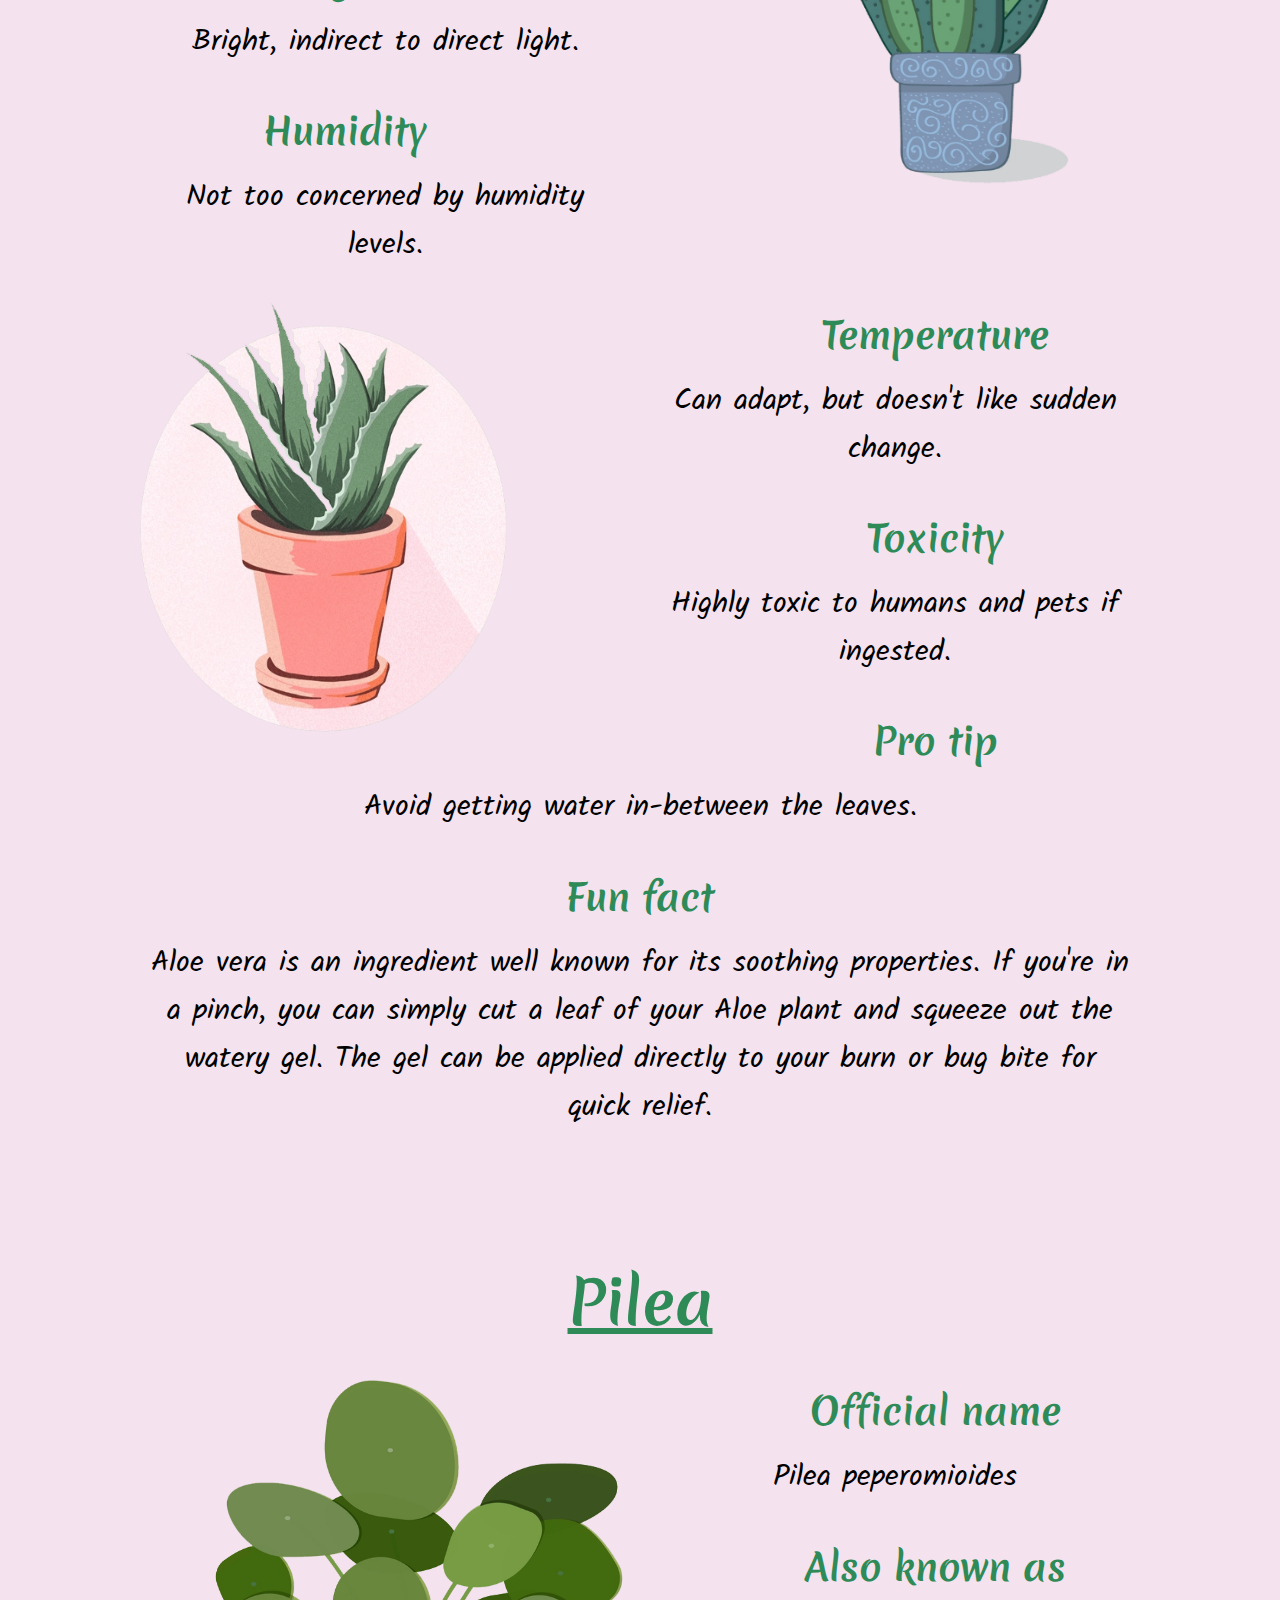
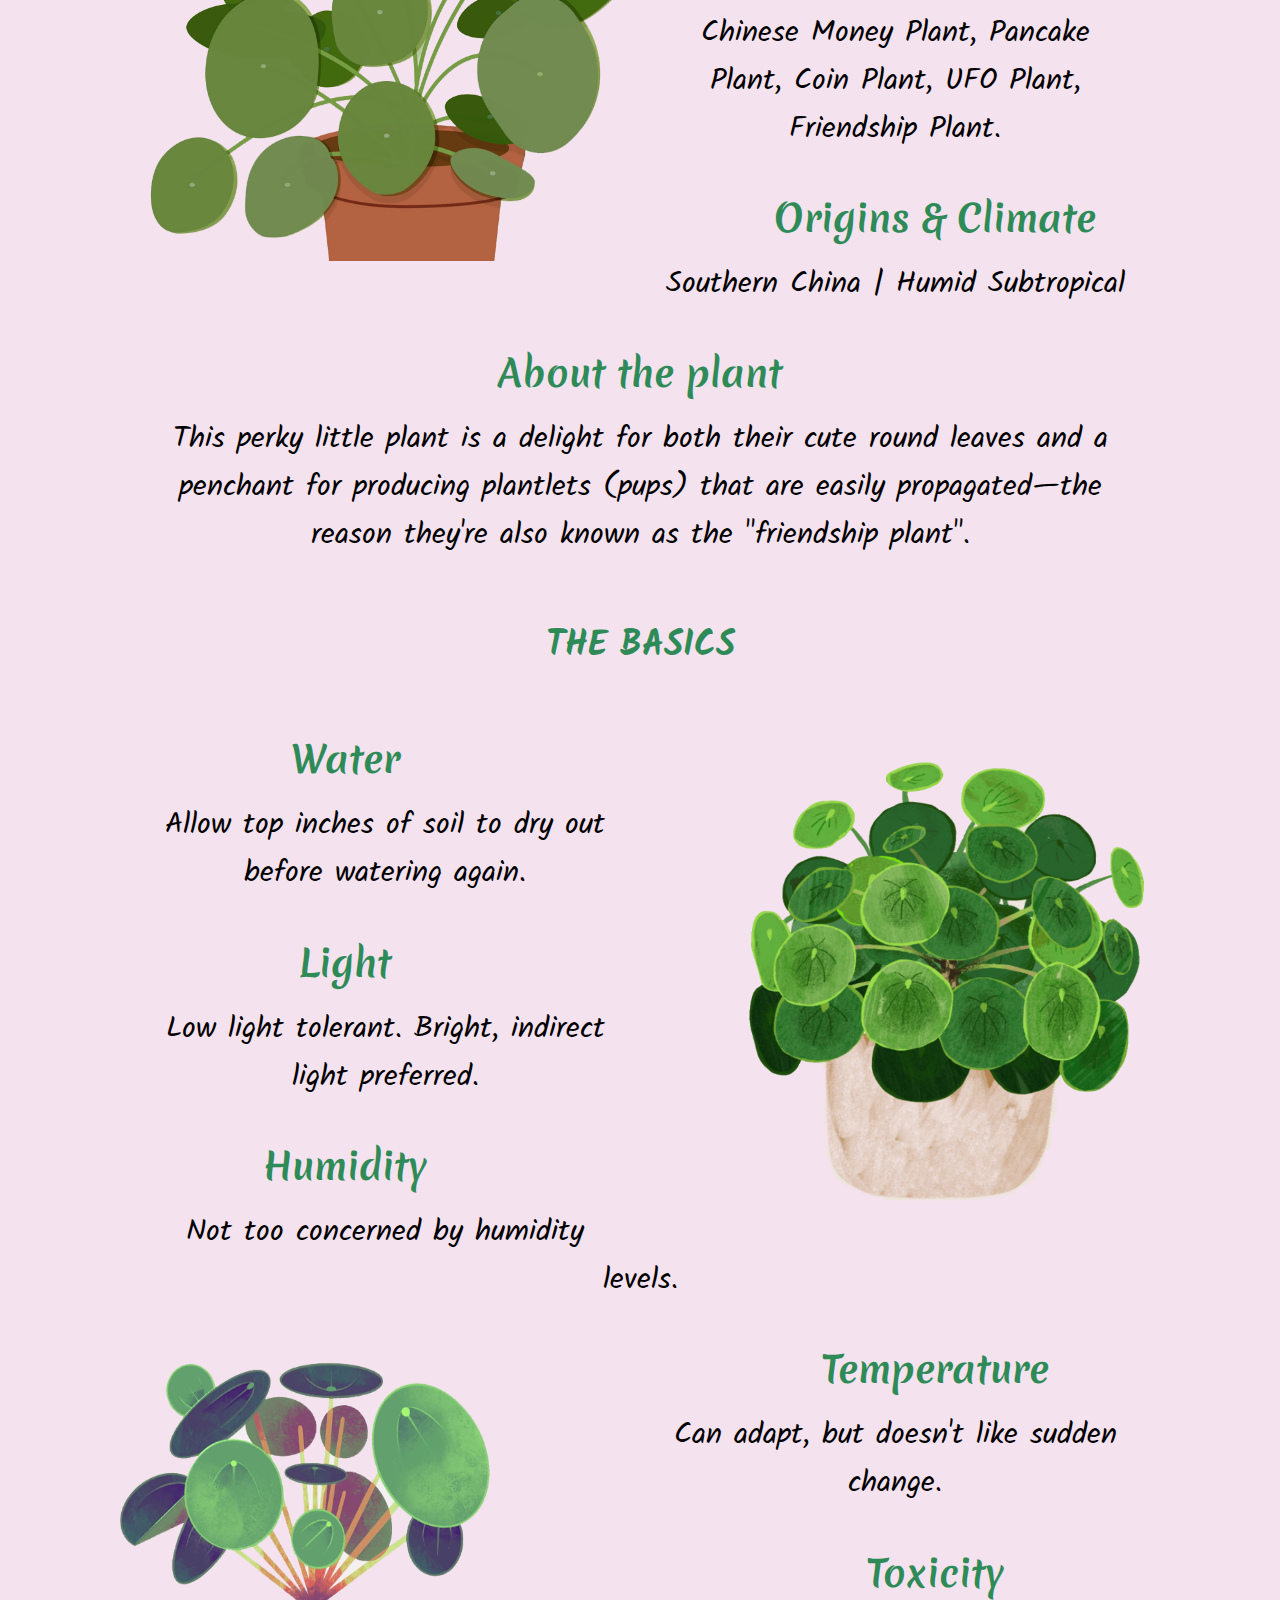
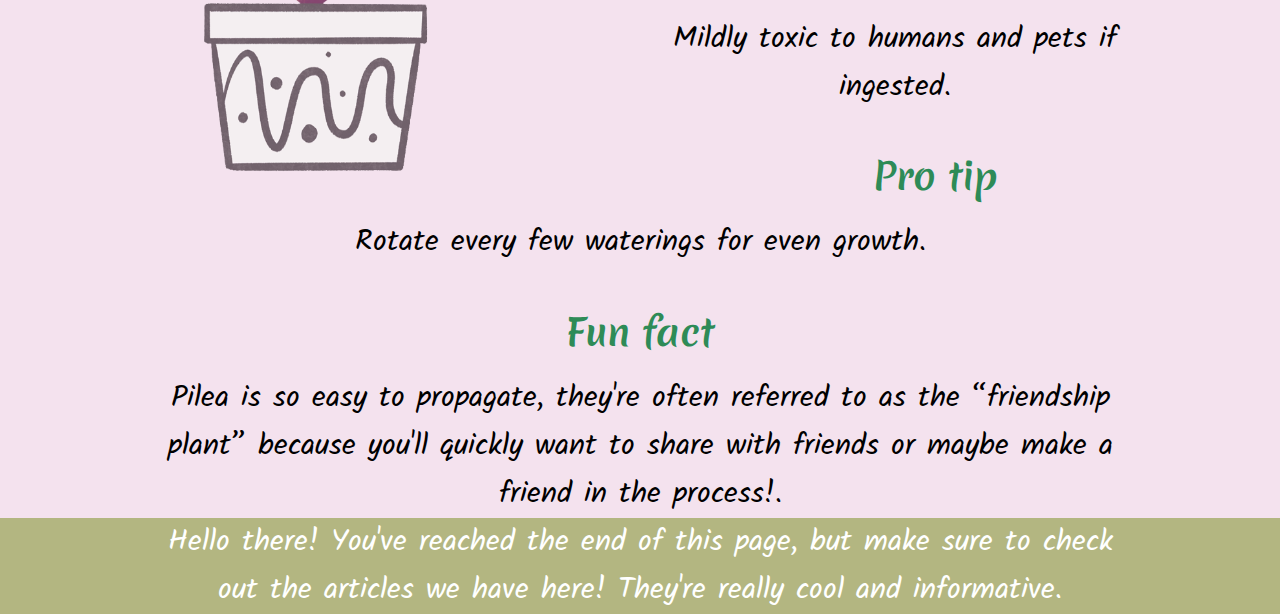
<file: Online magazine website/article3.html>
<!DOCTYPE html>
<html>
<head>
    <link rel="stylesheet" href="article1.css">
    <link rel="preconnect" href="https://fonts.googleapis.com">
<link rel="preconnect" href="https://fonts.gstatic.com" crossorigin>
<link href="https://fonts.googleapis.com/css2?family=Kalam&display=swap" rel="stylesheet">
<link rel="preconnect" href="https://fonts.googleapis.com">
<link rel="preconnect" href="https://fonts.gstatic.com" crossorigin>
<link href="https://fonts.googleapis.com/css2?family=Kalam&family=Merienda:wght@700&display=swap" rel="stylesheet">
    <header>    

        <a  href="index.html"><img src="images/plantss.png"></a>
    </header>
    <nav>
        <a  href="index.html">Home</a>
        <a  href="articles.html">Articles</a>
        <a  href="about.html">About</a>
        <a  href="contact.html">Contact</a>
    </nav>
<body>
    <h1>Most popular houseplants</h1>
    <h2>According to another website who shall remain nameless</h2>
    <h3>Written by Anastasia Bunduc</h3>
    <img src="images/articl33.png"width="600px" height="500px">
    <h4>Before we start</h4>
    <p>Disclaimer! This article does not have the intention of offending plants based on their popularity. It has the purpose of helping new plant owners choose their plants according to some criteria, one of them being popularity. </p>
    <h6>Monstera</h6>
    <img src="images/monstera.png" alt="Monstera"width="600px"height="500px" style="float:left">
    <h4>Official name</h4>
    <p>Monstera Deliciosa</p>
    <h4>Also known as</h4>
    <p>Swiss Cheese Plant, Fruit Salad Plant, Split-leaf Philodendron</p>
    <h4>Origins & Climate</h4>
    <p>Central America | Tropical</p>
    <h4>About the plant</h4>
    <p>Likely the most recognizable houseplant—Monstera are widely admired for their glossy green split leaves with fenestrations (holes), but equally appreciated for their easy going ways. Monstera are happiest (and grow bigger leaves) when given the opportunity to climb.</p>
    <h5>THE BASICS</h5>
    <img src="images/monstera2.png" alt="Monstera plant" style="width: 600px;height: 500px; float: right;">
    <h4>Water</h4>
    <p>Allow top inches of soil to dry between waterings.</p>
    <h4>Light</h4>
    <p>Low light tolerant.Bright, indirect light preferred.</p>
    <h4>Humidity</h4>
    <p>Extra humidity appreciated in drier spaces.</p>
    <img src="images/monstera22.png" alt="Monstera plant" style="width: 600px;height: 500px;float: left;">
    <h4>Temperature</h4>
    <p>Can adapt, but doesn't like sudden change.</p>
    <h4>Toxicity</h4>
    <p>Mildly toxic to humans and pets if ingested.</p>
    <h4>Pro tip</h4>
    <p>A good wipe down, please!</p>
    <h4>Fun fact</h4>
    <p>A natural born climber, this plant growns on trees.</p>

    <h6>Aloe Plant</h6>
    <img src="images/aloe there.png" alt="Aloe"width="600px"height="500px" style="float:left">
    <h4>Official name</h4>
    <p>Aloe Vera</p>
    <h4>Also known as</h4>
    <p>Aloe barbadensis</p>
    <h4>Origins & Climate</h4>
    <p>Southeast Arabian Peninsula | Tropical (semi-arid region)</p>
    <h4>About the plant</h4>
    <p>A lovely rosette of spear-like leaves fan out from a central stem. This particularly easy going succulent sports extra plump leaves that contain a first-aid bonus inside. The watery gel in each spear can provide quick relief for burns or bites.</p>
    <h5>THE BASICS</h5>
    <img src="images/aloe.png" alt="Aloe plant" style="width: 600px;height: 500px; float: right;">
    <h4>Water</h4>
    <p>Allow half of soil to dry out before watering again.</p>
    <h4>Light</h4>
    <p>Bright, indirect to direct light.</p>
    <h4>Humidity</h4>
    <p>Not too concerned by humidity levels.</p>
    <img src="images/aloee.png" alt="Aloe" style="width: 600px;height: 500px;float: left;">
    <h4>Temperature</h4>
    <p> Can adapt, but doesn't like sudden change.</p>
    <h4>Toxicity</h4>
    <p>Highly toxic to humans and pets if ingested.</p>
    <h4>Pro tip</h4>
    <p>Avoid getting water in-between the leaves.</p>
    <h4>Fun fact</h4>
    <p>Aloe vera is an ingredient well known for its soothing properties. If you're in a pinch, you can simply cut a leaf of your Aloe plant and squeeze out the watery gel. The gel can be applied directly to your burn or bug bite for quick relief.</p>

    <h6>Pilea</h6>
    <img src="images/moneyplant.png" alt="Money Plant"width="600px"height="500px" style="float:left">
    <h4>Official name</h4>
    <p>Pilea peperomioides</p>
    <h4>Also known as</h4>
    <p>Chinese Money Plant, Pancake Plant, Coin Plant, UFO Plant, Friendship Plant. </p>
    <h4>Origins & Climate</h4>
    <p>Southern China | Humid Subtropical</p>
    <h4>About the plant</h4>
    <p>This perky little plant is a delight for both their cute round leaves and a penchant for producing plantlets (pups) that are easily propagated—the reason they're also known as the "friendship plant".</p>
    <h5>THE BASICS</h5>
    <img src="images/moneyplantt.png" alt="Money Plant" style="width: 600px;height: 500px; float: right;">
    <h4>Water</h4>
    <p>Allow top inches of soil to dry out before watering again.</p>
    <h4>Light</h4>
    <p>Low light tolerant. Bright, indirect light preferred.</p>
    <h4>Humidity</h4>
    <p>Not too concerned by humidity levels.</p>
    <img src="images/pileaa.png" alt="Money Plant" style="width: 600px;height: 500px;float: left;">
    <h4>Temperature</h4>
    <p> Can adapt, but doesn't like sudden change.</p>
    <h4>Toxicity</h4>
    <p>Mildly toxic to humans and pets if ingested.</p>
    <h4>Pro tip</h4>
    <p>Rotate every few waterings for even growth.</p>
    <h4>Fun fact</h4>
    <p>Pilea is so easy to propagate, they're often referred to as the “friendship plant” because you'll quickly want to share with friends or maybe make a friend in the process!.</p>
    <div class="footer">
        <p>Hello there! You've reached the end of this page, but make sure to check out the articles we have here! They're really cool and informative.</p>
      </div>
</file>
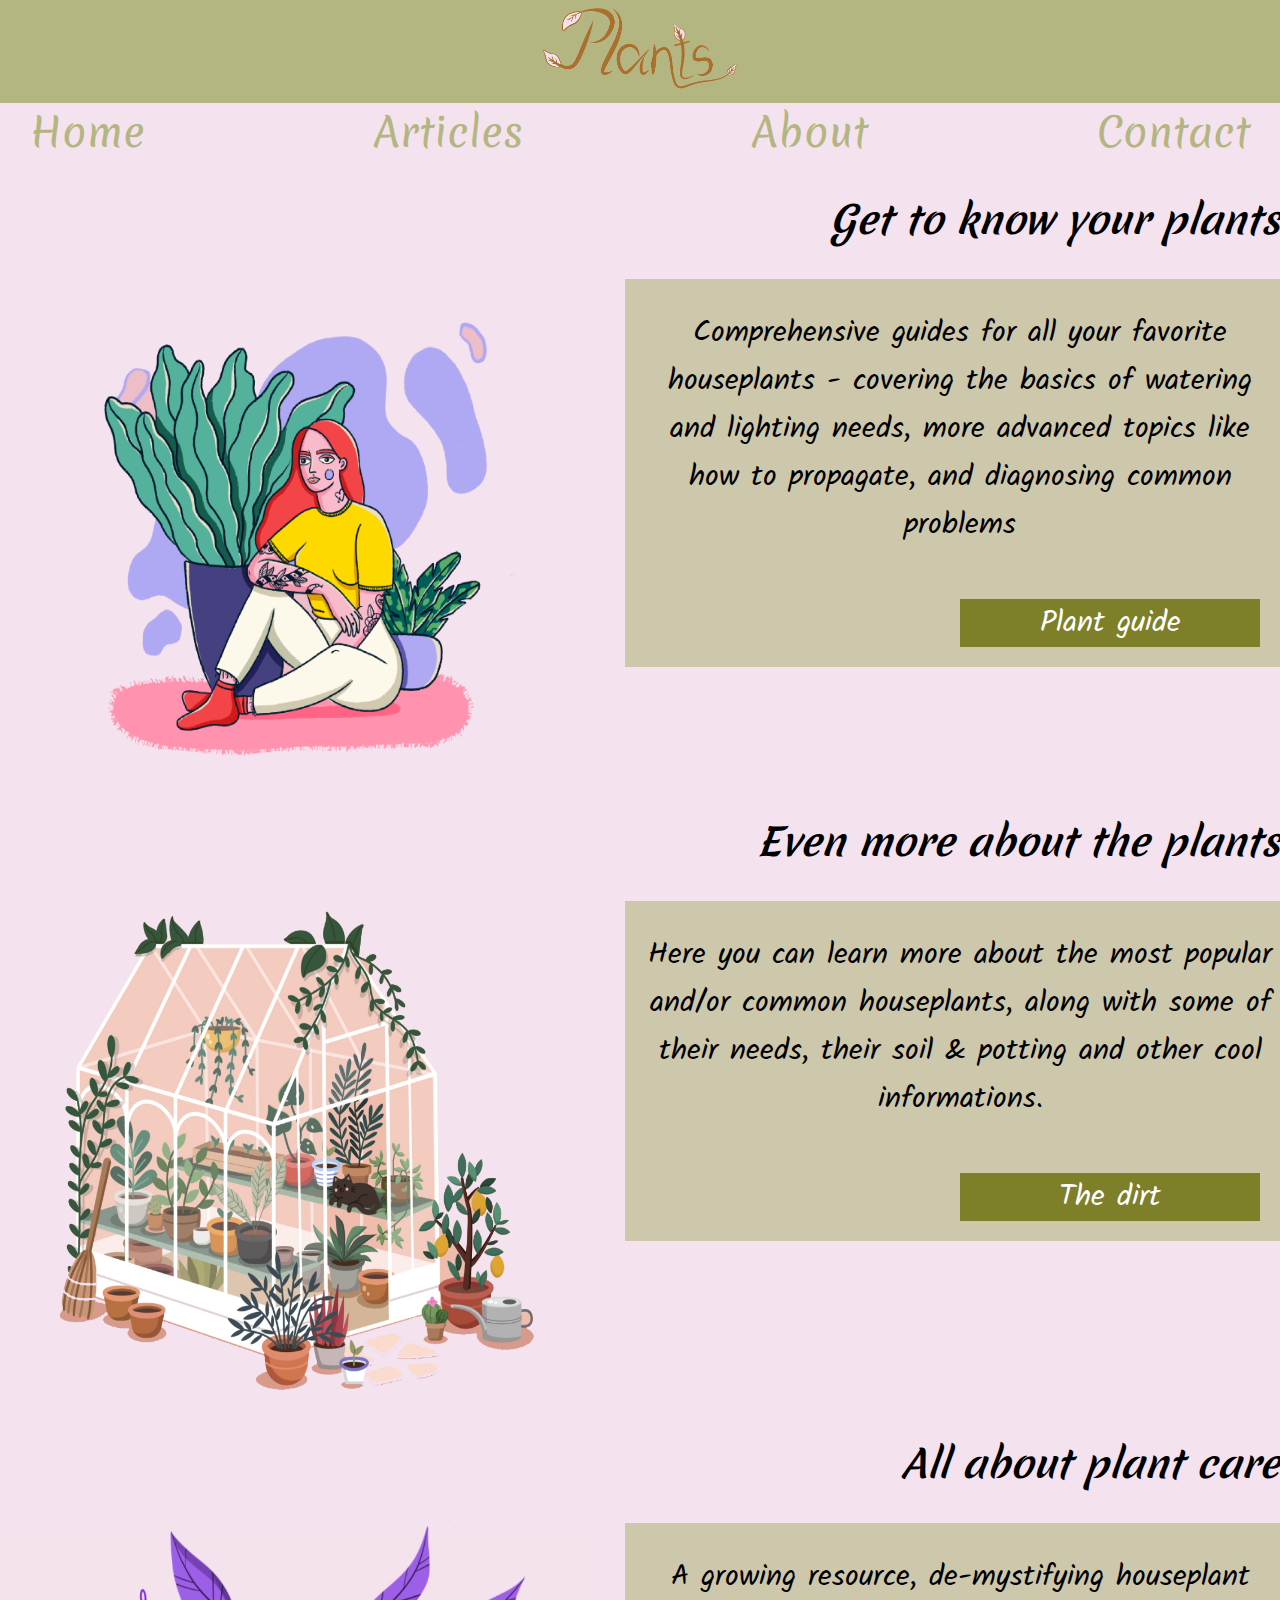
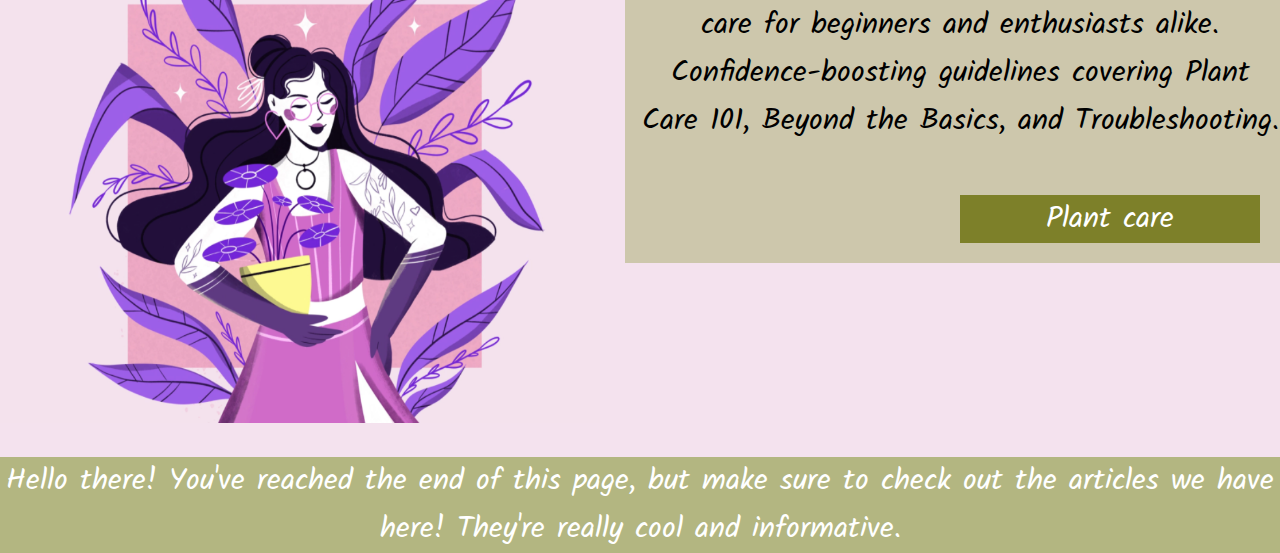
<file: Online magazine website/articles.html>
<!DOCTYPE html>
<html>
<head>
    <link rel="stylesheet" href="styles.css">
    <link rel="preconnect" href="https://fonts.googleapis.com">
    <link rel="preconnect" href="https://fonts.gstatic.com" crossorigin>
    <link href="https://fonts.googleapis.com/css2?family=Kalam&display=swap" rel="stylesheet">
    <link rel="preconnect" href="https://fonts.googleapis.com">
    <link rel="preconnect" href="https://fonts.gstatic.com" crossorigin>
    <link href="https://fonts.googleapis.com/css2?family=Kalam&family=Merienda:wght@700&display=swap" rel="stylesheet">

        <header>    
            <a  href="index.html"><img src="images/plantss.png"></a>
        </header>
    
        <nav>
            <a  href="index.html">Home</a>
            <a  href="articles.html">Articles</a>
            <a  href="about.html">About</a>
            <a  href="contact.html">Contact</a>
        </nav>

    <body>
        <section class="right">
            <h2> Get to know your plants</h2> 
        </section>
                <aside>
                    <p> Comprehensive guides for all your favorite houseplants - covering the basics of watering and lighting needs, more advanced topics like how to propagate, and diagnosing common problems</p>
                    <a href="article1.html"><div>Plant guide</div></a>
                </aside>
                        <img src="images/plant article1.png" style="width: 600px;", height="500px">

        <section class="right">
                <h2> Even more about the plants</h2>
        </section>
                <aside>
                    <p> Here you can learn more about the most popular and/or common houseplants, along with some of their needs, their soil & potting and other cool informations.  </p>
                    <a href="article3.html"><div>The dirt</div></a>
                </aside> 
                        <img src="images/plantarticle3.png" style="width: 600px;", height="500px">

        <section class="right">
                <h2> All about plant care</h2>
        </section>
                <aside>
                    <p>A growing resource, de-mystifying houseplant care for beginners and enthusiasts alike. Confidence-boosting guidelines covering Plant Care 101, Beyond the Basics, and Troubleshooting.</p>
                    <a href="article2.html"><div>Plant care</div></a>
                </aside>
                        <img src="images/article2.png" style="width: 600px;", height="500px" style="float: right;">
                            <p class="footer">Hello there! You've reached the end of this page, but make sure to check out the articles we have here! They're really cool and informative.</p> 
    </body>
</head>
</html>
</file>
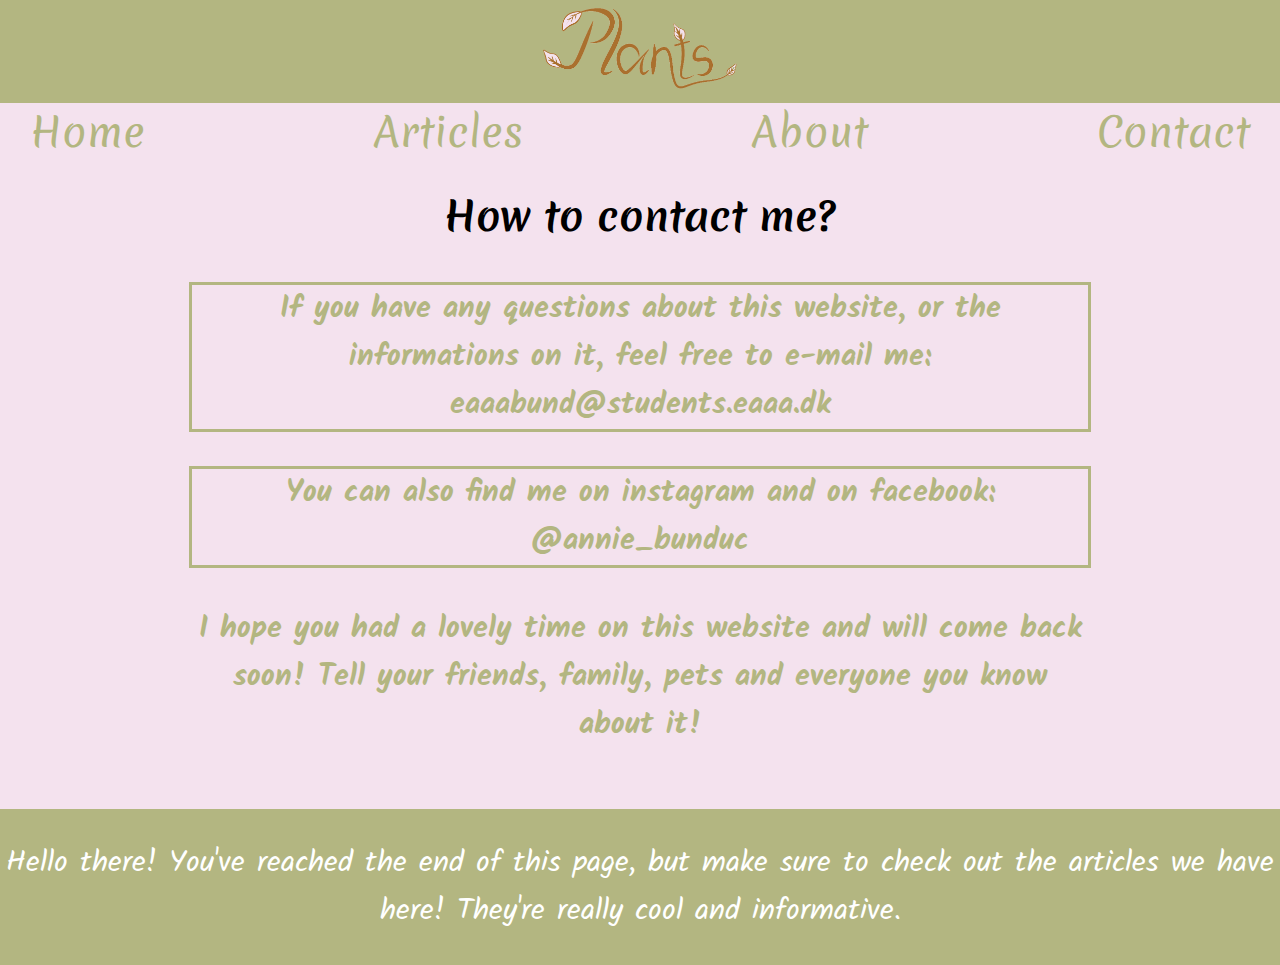
<file: Online magazine website/contact.html>
<!DOCTYPE html>
<html>
<head>
    <link rel="stylesheet" href="styles.css">
    <link rel="preconnect" href="https://fonts.googleapis.com">
<link rel="preconnect" href="https://fonts.gstatic.com" crossorigin>
<link href="https://fonts.googleapis.com/css2?family=Kalam&display=swap" rel="stylesheet">
<link rel="preconnect" href="https://fonts.googleapis.com">
<link rel="preconnect" href="https://fonts.gstatic.com" crossorigin>
<link href="https://fonts.googleapis.com/css2?family=Kalam&family=Merienda:wght@700&display=swap" rel="stylesheet">
    <header>
        
        <a  href="index.html"><img src="images/plantss.png"></a>
        
    </header>
    <nav> 
        <a  href="index.html">Home</a>
        <a  href="articles.html">Articles</a>
        <a  href="about.html">About</a>
        <a  href="contact.html">Contact</a>
    </nav>

<body><h1>How to contact me?</h1>
    
    <h4 class="solid">If you have any questions about this website, or the informations on it, feel free to e-mail me: eaaabund@students.eaaa.dk</h4>
    <h4 class="solid">You can also find me on instagram and on facebook: @annie_bunduc</h4>
    <h4>I hope you had a lovely time on this website and will come back soon! Tell your friends, family, pets and everyone you know about it! </h4>
</body>
<div class="footer">
    <p>Hello there! You've reached the end of this page, but make sure to check out the articles we have here! They're really cool and informative.</p>
  </div>

</head>
</file>
<file: Online magazine website/styles.css>
header{
  background-color:#b3b681;
  text-align: center;
  font-family: 'Kalam', cursive;
}
header img{
  align-content: center;
  border-radius: 4px;
  padding: 5px;
  width: 200px;
  float:none;
}
.footer {
   position:absolute;
   margin-left: 0%;
   margin-bottom: 0%;
   width: 100%;
   background-color:#b3b681;
   color: white;
   text-align: center;
   overflow: hidden;
}
body{
    background-color:#f4e2ee;
    margin: 0px;
  }
  nav{
    align-items: center;
    justify-content: space-between;
    display: flex;
    margin-left: 30px;
    margin-right: 30px;
  }
  nav a{
    text-decoration:solid;
     color:#b3b681;
     font-size:30pt;
     font-family: 'Merienda', cursive;
     margin-left: 0%;
  }
  nav a:hover{
    text-decoration:underline;
  }

 body img{

    align-content: center;
}
h1{
  text-align: center;
  text-decoration: rgb(0, 0, 0);
  font-size: 40px;
  font-family: 'Merienda', cursive;
}
h2{
  text-align:right;
  text-decoration: rgb(0, 0, 0);
  font-size: 38px;
  font-style: italic;
  font-family: 'Merienda', cursive;
}
h3{
  text-align: center;
  text-decoration: rgb(0, 0, 0);
  font-size: 25px;
  font-style: normal;
  font-family: 'Merienda',cursive;
  margin-left: 30pt;
  margin-right: 30pt;
}
h4{
  text-align: center;
  color: #b3b681;
  font-size: 30px;
  font-style: normal;
  font-family: 'Kalam', cursive;
  margin-left: 15%;
  margin-right: 15%;
}


aside p{
  text-align: center;
  text-decoration: rgb(0, 0, 0);
  font-size: 30px;
  font-family: 'Kalam', cursive;
}
aside{
  width: 50%;
  padding-left:15px;
  margin-left: 15px;
  float: right;
  font-style: normal;
  background-color: rgb(179, 182, 129, .6);
  font-family: 'Kalam', cursive;
}

p{
  text-align: center;
  font-size: 30px;
  font-family: 'Kalam', cursive;
}
div{
  background-color:#7d8029 ;
  width:300px;
  padding:50 px;
  margin: 20px;
  text-align:center;
  color: white;
  float:right;
 font-size: 30px;
}
div:hover{
  text-decoration:underline;
}
article{
  width: 100%;
  font-style: normal;
  background-color: rgb(179, 182, 129, .6);
  font-family: 'Kalam', cursive;
}
article p{
  text-align: center;
  text-decoration: rgb(0, 0, 0);
  font-size: 30px;
  font-family: 'Kalam', cursive;
}
h4.solid {outline-style: solid;}
</file>
<file: Online magazine website/article1.css>
header{
    background-color:#b3b681;
    text-align: center;
    font-family: 'Kalam', cursive;
  }
  header img{
    align-content: center;
    border-radius: 4px;
    padding: 5px;
    width: 200px;
    float:none;
  }
  body{
    background-color:#f4e2ee;
    margin: 0px;
  }
  nav{
    align-items: center;
    justify-content: space-between;
    display: flex;
    margin-left: 30px;
    margin-right: 30px;
  }
  nav a{
    text-decoration:solid;
     color:#b3b681;
     font-size:30pt;
     font-family: 'Merienda', cursive;
    
  }
  nav a:hover{
    text-decoration:underline;
  }
  /*nav.solid {
    outline-style:solid;
    outline-color: #b3b681;
    outline-width: 10px;
  }*/

h1{ 
    text-align: center;
    color: seagreen;
    font-size: 80px;
    font-family: 'Merienda', cursive;
    margin-top: 0%;
    margin-bottom: 0%;
}
h2{
    text-align: center;
    color: teal;
    font-size: 40px;
    font-style:normal;
    font-family: 'Merienda', cursive;
    margin-left: 70px;
    margin-right: 70px;
    margin-top: 0%;
}
h3{
    text-align: right;
    color: #b3b681;
    font-size: 30px;
    font-style: italic; 
    font-family: 'Merienda', cursive;
    margin-left: 70px;
    margin-right: 70px;
}
h4{
    text-align:center;
    color:seagreen;
    font-size: 37px;
    font-style:normal;  
    font-family: 'Merienda', cursive;
    margin-left: 70px;
    margin-right: 70px;
    margin-bottom: 15px;
    margin-top: 3%;
}
p{
    text-align: center;
    font-size: 30px;
    font-family: 'Kalam', cursive;
    margin-left: 150px;
    margin-right: 150px;
    margin-top: 0%;
    margin-bottom: 0%;
    
}
ul.b {
    list-style-type: square;
    font-size: 25px;
    font-family: 'Kalam', cursive;
    margin-left: 70px;
    margin-right: 70px;
    align-content: center;

  }
  ul.c {
    list-style-type: square;
    font-size: 25px;
    font-family: 'Kalam', cursive;
    margin-left: 70px;
    margin-right: 70px;
    align-content:center;
    
  }
  img{
     float: right;
  }
  h5{
    text-align:center;
    color:seagreen;
    font-size: 35px;
    font-style:normal;  
    font-family: 'Kalam', cursive;
    margin-left: 70px;
    margin-right: 70px;
}
  h6{
    text-align:center;
    text-decoration: underline;
    color:seagreen;
    font-size: 60px;
    font-style:normal;  
    font-family: 'Merienda', cursive;
    margin-left: 70px;
    margin-right: 70px;
    margin-bottom: 15px;
    margin-top: 10%;

}
body img{
  margin-right: 30px;
  margin-left: 30px;
}
.footer {
   position:absolute;
   margin-left: 0%;
   margin-bottom: 0%;
   width: 100%;
   background-color:#b3b681;
   color: white;
   text-align: center;
   overflow: hidden;
}
</file>
